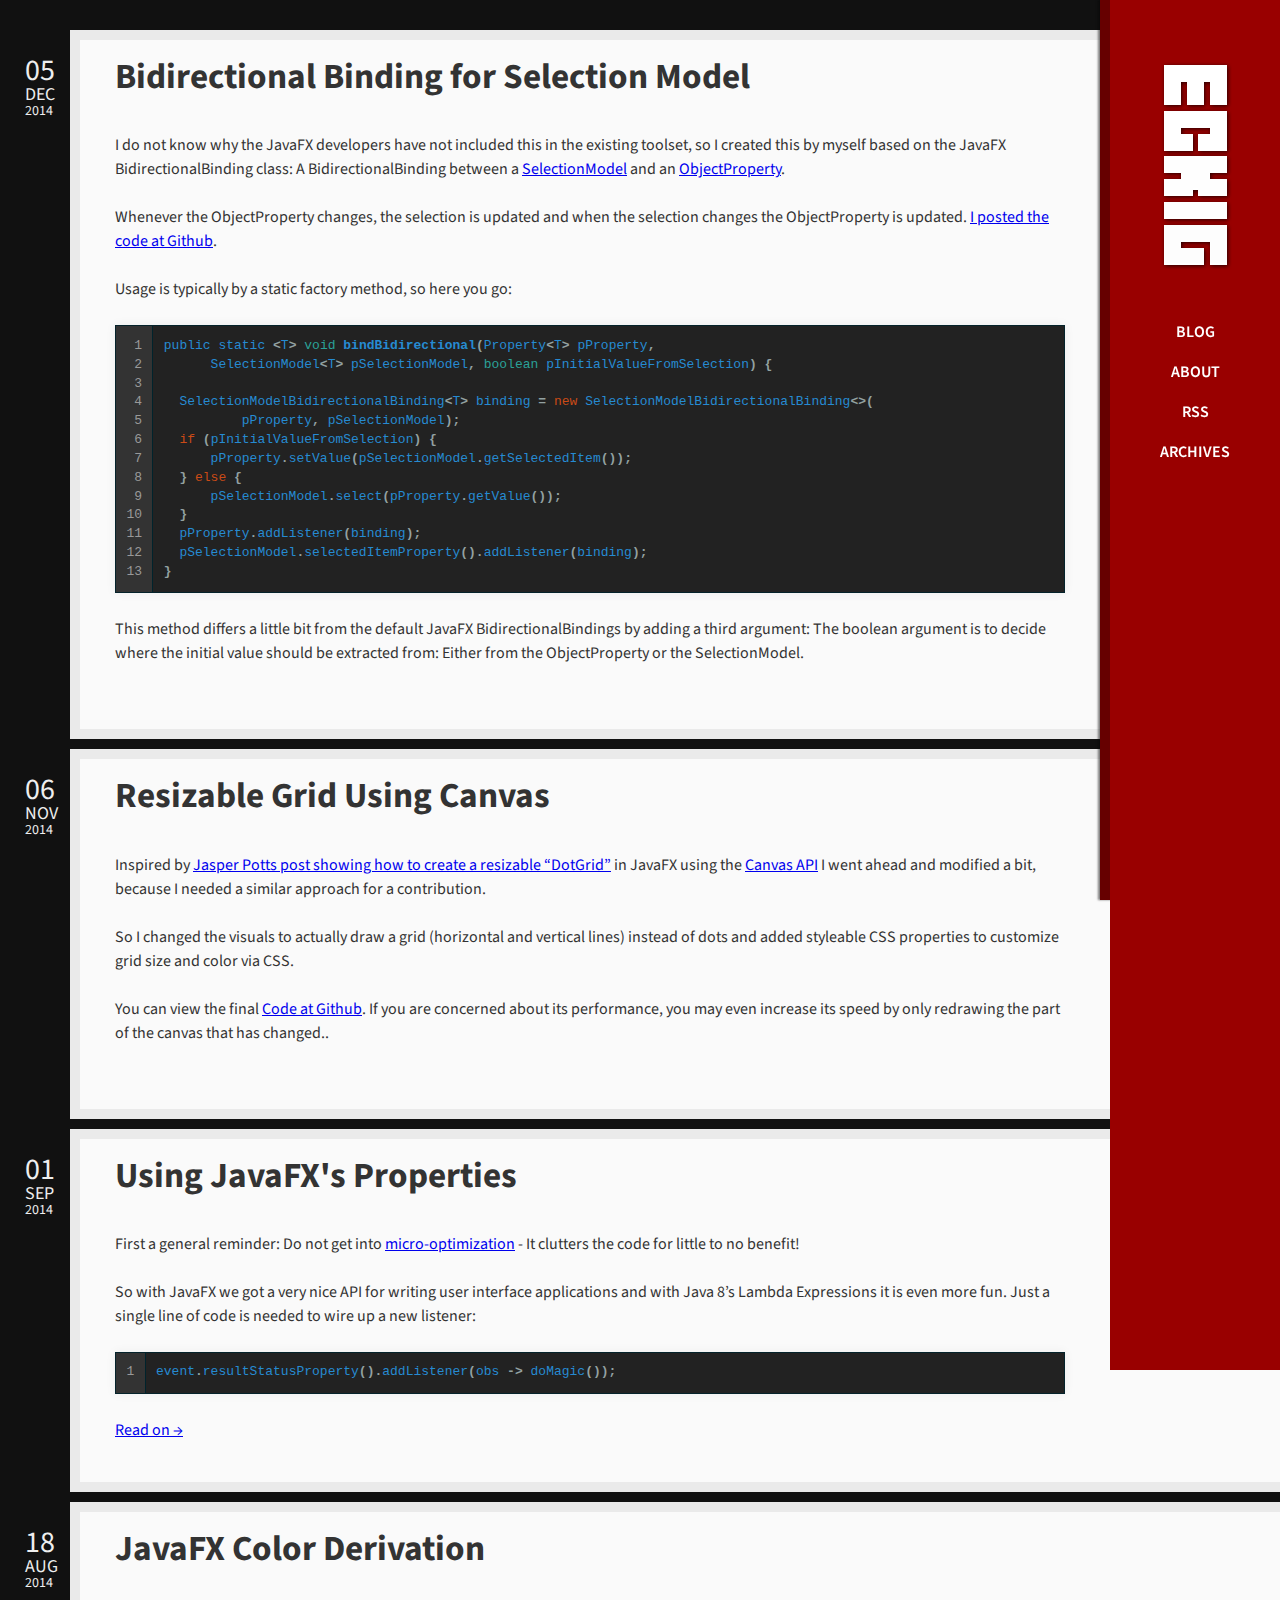
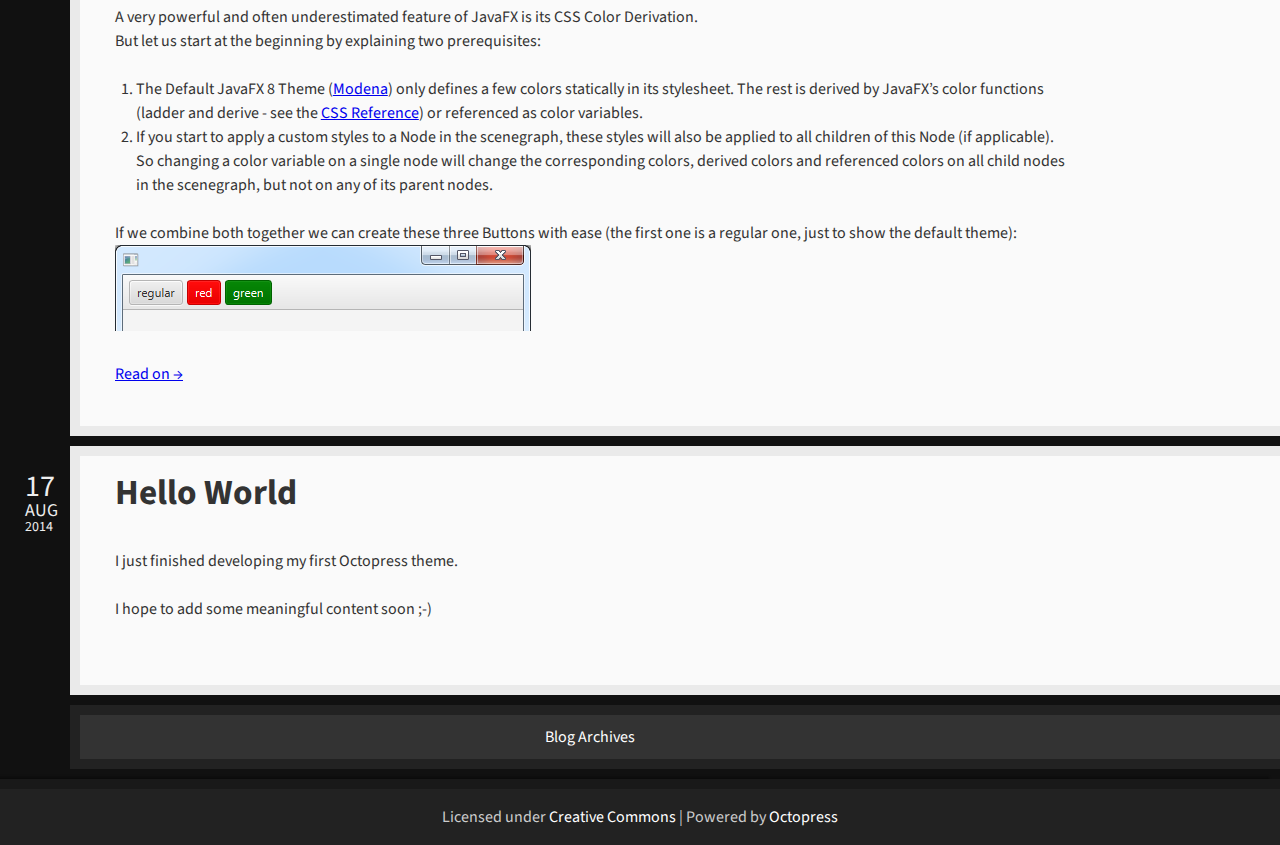
<file: index.html>
<!DOCTYPE html>
<!--            _    _        -->
<!--   ___  ___| | _(_) __ _  -->
<!--  / _ \/ __| |/ / |/ _` | -->
<!-- |  __/ (__|   <| | (_| | -->
<!--  \___|\___|_|\_\_|\__, | -->
<!--                   |___/  -->
<!--[if IEMobile 7 ]><html class="no-js iem7"><![endif]-->
<!--[if lt IE 9]><html class="no-js lte-ie8"><![endif]-->
<!--[if (gt IE 8)|(gt IEMobile 7)|!(IEMobile)|!(IE)]><!--><html class="no-js" lang="en"><!--<![endif]-->
<head>
  <meta charset="utf-8">
  <title>eckig</title>
  <meta name="viewport" content="width=device-width, initial-scale=1">

  
  <link rel="canonical" href="http://eckig.github.io">
  <link href="/favicon.png" rel="icon">
  <link href="//fonts.googleapis.com/css?family=Source+Sans+Pro:400,600" rel="stylesheet" type="text/css">
  <link href="/stylesheets/screen.css" media="screen, projection" rel="stylesheet" type="text/css">
  <link href="/atom.xml" rel="alternate" title="eckig" type="application/atom+xml">
  <script src="/javascripts/modernizr-2.0.js"></script>
  <script src="//ajax.googleapis.com/ajax/libs/jquery/1.9.1/jquery.min.js"></script>
  <script>!window.jQuery && document.write(unescape('%3Cscript src="./javascripts/libs/jquery.min.js"%3E%3C/script%3E'))</script>
  <script src="/javascripts/octopress.js" type="text/javascript"></script>
</head>

<body    class="collapse-sidebar sidebar-footer" >
  <header id="site-header" role="banner"><h1 class="title"><a href="/">eckig</a></h1>
<nav class="clearfix">
	<ul class="main-navigation">
  <li><a href="/">Blog</a></li>
  <li><a href="/about">About</a></li>
  <li><a href="/atom.xml" rel="subscribe-rss" title="subscribe via RSS">RSS</a></li>
  <li><a href="/blog/archives">Archives</a></li>
</ul>


</nav>
<div class="header-bottom"></div>
</header>
  <div id="content-wrapper">
	<div class="blog-index">
  
  
  
    <article class="post format-standard"><div class="inner">
      <header>
	
	  <h1 class="entry-title"><a href="/blog/2014/12/05/bidirectional-binding-for-selection-model/">Bidirectional Binding for Selection Model</a></h1>
	
</header>

  <p>I do not know why the JavaFX developers have not included this in the existing toolset, so I created this by myself based on the JavaFX BidirectionalBinding class: A BidirectionalBinding between a <a href="https://docs.oracle.com/javase/8/javafx/api/javafx/scene/control/SelectionModel.html">SelectionModel</a> and an <a href="https://docs.oracle.com/javase/8/javafx/api/javafx/beans/property/ObjectProperty.html">ObjectProperty</a>.</p>

<p>Whenever the ObjectProperty changes, the selection is updated and when the selection changes the ObjectProperty is updated. <a href="https://gist.github.com/eckig/03c6c2d6920c69b79ad4">I posted the code at Github</a>.</p>

<p>Usage is typically by a static factory method, so here you go:</p>

<figure class='code'><figcaption><span></span></figcaption><div class="highlight"><table><tr><td class="gutter"><pre class="line-numbers"><span class='line-number'>1</span>
<span class='line-number'>2</span>
<span class='line-number'>3</span>
<span class='line-number'>4</span>
<span class='line-number'>5</span>
<span class='line-number'>6</span>
<span class='line-number'>7</span>
<span class='line-number'>8</span>
<span class='line-number'>9</span>
<span class='line-number'>10</span>
<span class='line-number'>11</span>
<span class='line-number'>12</span>
<span class='line-number'>13</span>
</pre></td><td class='code'><pre><code class='java'><span class='line'><span class="kd">public</span> <span class="kd">static</span> <span class="o">&lt;</span><span class="n">T</span><span class="o">&gt;</span> <span class="kt">void</span> <span class="nf">bindBidirectional</span><span class="o">(</span><span class="n">Property</span><span class="o">&lt;</span><span class="n">T</span><span class="o">&gt;</span> <span class="n">pProperty</span><span class="o">,</span>
</span><span class='line'>      <span class="n">SelectionModel</span><span class="o">&lt;</span><span class="n">T</span><span class="o">&gt;</span> <span class="n">pSelectionModel</span><span class="o">,</span> <span class="kt">boolean</span> <span class="n">pInitialValueFromSelection</span><span class="o">)</span> <span class="o">{</span>
</span><span class='line'>
</span><span class='line'>  <span class="n">SelectionModelBidirectionalBinding</span><span class="o">&lt;</span><span class="n">T</span><span class="o">&gt;</span> <span class="n">binding</span> <span class="o">=</span> <span class="k">new</span> <span class="n">SelectionModelBidirectionalBinding</span><span class="o">&lt;&gt;(</span>
</span><span class='line'>          <span class="n">pProperty</span><span class="o">,</span> <span class="n">pSelectionModel</span><span class="o">);</span>
</span><span class='line'>  <span class="k">if</span> <span class="o">(</span><span class="n">pInitialValueFromSelection</span><span class="o">)</span> <span class="o">{</span>
</span><span class='line'>      <span class="n">pProperty</span><span class="o">.</span><span class="na">setValue</span><span class="o">(</span><span class="n">pSelectionModel</span><span class="o">.</span><span class="na">getSelectedItem</span><span class="o">());</span>
</span><span class='line'>  <span class="o">}</span> <span class="k">else</span> <span class="o">{</span>
</span><span class='line'>      <span class="n">pSelectionModel</span><span class="o">.</span><span class="na">select</span><span class="o">(</span><span class="n">pProperty</span><span class="o">.</span><span class="na">getValue</span><span class="o">());</span>
</span><span class='line'>  <span class="o">}</span>
</span><span class='line'>  <span class="n">pProperty</span><span class="o">.</span><span class="na">addListener</span><span class="o">(</span><span class="n">binding</span><span class="o">);</span>
</span><span class='line'>  <span class="n">pSelectionModel</span><span class="o">.</span><span class="na">selectedItemProperty</span><span class="o">().</span><span class="na">addListener</span><span class="o">(</span><span class="n">binding</span><span class="o">);</span>
</span><span class='line'><span class="o">}</span>
</span></code></pre></td></tr></table></div></figure>


<p></p>

<p>This method differs a little bit from the default JavaFX BidirectionalBindings by adding a third argument: The boolean argument is to decide where the initial value should be extracted from: Either from the ObjectProperty or the SelectionModel.</p>

  
    

	<time class='entry-date' datetime='2014-12-05T08:03:23+01:00'>
	  <span class='date'>
		<span class='date-day'>05</span>
		<span class='date-month'>Dec</span>
		<span class='date-year'>2014</span>
	  </span>
	</time>


  
  
  
  


    </div></article>
  
  
    <article class="post format-standard"><div class="inner">
      <header>
	
	  <h1 class="entry-title"><a href="/blog/2014/11/06/resizable-grid-using-canvas/">Resizable Grid Using Canvas</a></h1>
	
</header>

  <p>Inspired by <a href="http://fxexperience.com/2014/05/resizable-grid-using-canvas/">Jasper Potts post showing how to create a resizable &ldquo;DotGrid&rdquo;</a> in JavaFX using the <a href="http://docs.oracle.com/javase/8/javafx/api/javafx/scene/canvas/Canvas.html">Canvas API</a> I went ahead and modified a bit, because I needed a similar approach for a contribution.</p>

<p>So I changed the visuals to actually draw a grid (horizontal and vertical lines) instead of dots and added styleable CSS properties to customize grid size and color via CSS.</p>

<p>You can view the final <a href="https://gist.github.com/eckig/176b7c2a10048bb71f43">Code at Github</a>.
If you are concerned about its performance, you may even increase its speed by only redrawing the part of the canvas that has changed..</p>

  
    

	<time class='entry-date' datetime='2014-11-06T18:38:10+01:00'>
	  <span class='date'>
		<span class='date-day'>06</span>
		<span class='date-month'>Nov</span>
		<span class='date-year'>2014</span>
	  </span>
	</time>


  
  
  
  


    </div></article>
  
  
    <article class="post format-standard"><div class="inner">
      <header>
	
	  <h1 class="entry-title"><a href="/blog/2014/09/01/using-javafxs-properties/">Using JavaFX's Properties</a></h1>
	
</header>

  <p>First a general reminder: Do not get into <a href="http://blog.codinghorror.com/the-sad-tragedy-of-micro-optimization-theater/">micro-optimization</a> - It clutters the code for little to no benefit!</p>

<p>So with JavaFX we got a very nice API for writing user interface applications and with Java 8&rsquo;s Lambda Expressions it is even more fun. Just a single line of code is needed to wire up a new listener:</p>

<figure class='code'><figcaption><span></span></figcaption><div class="highlight"><table><tr><td class="gutter"><pre class="line-numbers"><span class='line-number'>1</span>
</pre></td><td class='code'><pre><code class='java'><span class='line'><span class="n">event</span><span class="o">.</span><span class="na">resultStatusProperty</span><span class="o">().</span><span class="na">addListener</span><span class="o">(</span><span class="n">obs</span> <span class="o">-&gt;</span> <span class="n">doMagic</span><span class="o">());</span>
</span></code></pre></td></tr></table></div></figure>


<p></p>


  
    

	<time class='entry-date' datetime='2014-09-01T19:48:48+02:00'>
	  <span class='date'>
		<span class='date-day'>01</span>
		<span class='date-month'>Sep</span>
		<span class='date-year'>2014</span>
	  </span>
	</time>


  
  
  
  
	<footer>
	  <a rel="full-article" href="/blog/2014/09/01/using-javafxs-properties/">Read on &rarr;</a>
	</footer>
  


    </div></article>
  
  
    <article class="post format-standard"><div class="inner">
      <header>
	
	  <h1 class="entry-title"><a href="/blog/2014/08/18/javafx-color-derivation/">JavaFX Color Derivation</a></h1>
	
</header>

  <p>A very powerful and often underestimated feature of JavaFX is its CSS Color Derivation.<br/>
But let us start at the beginning by explaining two prerequisites:</p>

<ol>
<li>The Default JavaFX 8 Theme (<a href="http://fxexperience.com/2013/01/modena-new-theme-for-javafx-8/">Modena</a>) only defines a few colors statically in its stylesheet. The rest is derived by JavaFX&rsquo;s color functions (ladder and derive - see the <a href="http://docs.oracle.com/javase/8/javafx/api/javafx/scene/doc-files/cssref.html#typecolor">CSS Reference</a>) or referenced as color variables.</li>
<li>If you start to apply a custom styles to a Node in the scenegraph, these styles will also be applied to all children of this Node (if applicable). So changing a color variable on a single node will change the corresponding colors, derived colors and referenced colors on all child nodes in the scenegraph, but not on any of its parent nodes.</li>
</ol>


<p>If we combine both together we can create these three Buttons with ease (the first one is a regular one, just to show the default theme):<br/>
<img src="/assets/images/javafx-color-derivation-screenshot-1.png" alt="Java FX Color derivation example" /></p>


  
    

	<time class='entry-date' datetime='2014-08-18T18:35:51+02:00'>
	  <span class='date'>
		<span class='date-day'>18</span>
		<span class='date-month'>Aug</span>
		<span class='date-year'>2014</span>
	  </span>
	</time>


  
  
  
  
	<footer>
	  <a rel="full-article" href="/blog/2014/08/18/javafx-color-derivation/">Read on &rarr;</a>
	</footer>
  


    </div></article>
  
  
    <article class="post format-standard"><div class="inner">
      <header>
	
	  <h1 class="entry-title"><a href="/blog/2014/08/17/hello-world/">Hello World</a></h1>
	
</header>

  <p>I just finished developing my first Octopress theme.</p>

<p>I hope to add some meaningful content soon ;-)</p>

  
    

	<time class='entry-date' datetime='2014-08-17T15:31:03+02:00'>
	  <span class='date'>
		<span class='date-day'>17</span>
		<span class='date-month'>Aug</span>
		<span class='date-year'>2014</span>
	  </span>
	</time>


  
  
  
  


    </div></article>
  
  <div class="pagination"><div class="inner">
    
    <a href="/blog/archives">Blog Archives</a>
    
  </div></div>
</div>

  </div>
  <footer id="footer" role="contentinfo"><div class="inner">
	<p>Licensed under <a rel="license" href="http://creativecommons.org/licenses/by-sa/4.0/">Creative Commons</a> | <span class="credit">Powered by <a href="http://octopress.org">Octopress</a></span></p>
</div></footer>
  

<script type="text/javascript">
      var disqus_shortname = 'eckig';
      
        
        var disqus_script = 'count.js';
      
    (function () {
      var dsq = document.createElement('script'); dsq.type = 'text/javascript'; dsq.async = true;
      dsq.src = '//' + disqus_shortname + '.disqus.com/' + disqus_script;
      (document.getElementsByTagName('head')[0] || document.getElementsByTagName('body')[0]).appendChild(dsq);
    }());
</script>



</body>
</html>
</file>
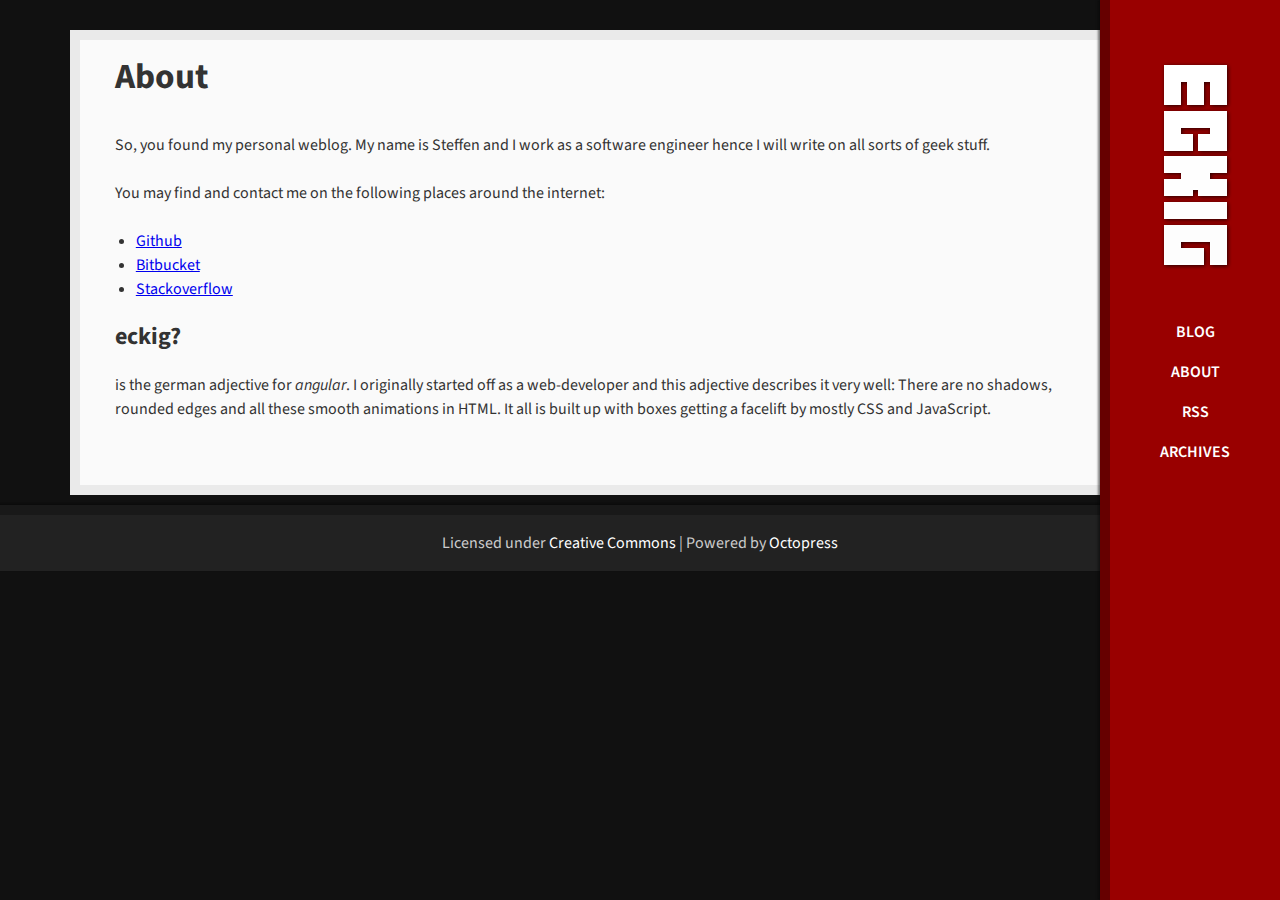
<file: about/index.html>
<!DOCTYPE html>
<!--            _    _        -->
<!--   ___  ___| | _(_) __ _  -->
<!--  / _ \/ __| |/ / |/ _` | -->
<!-- |  __/ (__|   <| | (_| | -->
<!--  \___|\___|_|\_\_|\__, | -->
<!--                   |___/  -->
<!--[if IEMobile 7 ]><html class="no-js iem7"><![endif]-->
<!--[if lt IE 9]><html class="no-js lte-ie8"><![endif]-->
<!--[if (gt IE 8)|(gt IEMobile 7)|!(IEMobile)|!(IE)]><!--><html class="no-js" lang="en"><!--<![endif]-->
<head>
  <meta charset="utf-8">
  <title>About - eckig</title>
  <meta name="viewport" content="width=device-width, initial-scale=1">

  
  <link rel="canonical" href="http://eckig.github.io/about">
  <link href="/favicon.png" rel="icon">
  <link href="//fonts.googleapis.com/css?family=Source+Sans+Pro:400,600" rel="stylesheet" type="text/css">
  <link href="/stylesheets/screen.css" media="screen, projection" rel="stylesheet" type="text/css">
  <link href="/atom.xml" rel="alternate" title="eckig" type="application/atom+xml">
  <script src="/javascripts/modernizr-2.0.js"></script>
  <script src="//ajax.googleapis.com/ajax/libs/jquery/1.9.1/jquery.min.js"></script>
  <script>!window.jQuery && document.write(unescape('%3Cscript src="./javascripts/libs/jquery.min.js"%3E%3C/script%3E'))</script>
  <script src="/javascripts/octopress.js" type="text/javascript"></script>
</head>

<body    class="collapse-sidebar sidebar-footer" >
  <header id="site-header" role="banner"><h1 class="title"><a href="/">eckig</a></h1>
<nav class="clearfix">
	<ul class="main-navigation">
  <li><a href="/">Blog</a></li>
  <li><a href="/about">About</a></li>
  <li><a href="/atom.xml" rel="subscribe-rss" title="subscribe via RSS">RSS</a></li>
  <li><a href="/blog/archives">Archives</a></li>
</ul>


</nav>
<div class="header-bottom"></div>
</header>
  <div id="content-wrapper">
	<article class="post format-standard" role="article"><div class="inner">
	<header>
	  <h1 class="entry-title">About</h1>
	</header>
	<div class="entry-content"><p>So, you found my personal weblog. My name is Steffen and I work as a software engineer hence I will write on all sorts of geek stuff.</p>

<p>You may find and contact me on the following places around the internet:</p>

<ul>
<li><a href="https://github.com/eckig">Github</a></li>
<li><a href="https://bitbucket.org/eckig/">Bitbucket</a></li>
<li><a href="http://stackoverflow.com/users/4219144/eckig">Stackoverflow</a></li>
</ul>


<h2>eckig?</h2>

<p>is the german adjective for <em>angular</em>. I originally started off as a web-developer and this adjective describes it very well: There are no shadows, rounded edges and all these smooth animations in HTML. It all is built up with boxes getting a facelift by mostly CSS and JavaScript.</p>
</div>
</div></article>


  </div>
  <footer id="footer" role="contentinfo"><div class="inner">
	<p>Licensed under <a rel="license" href="http://creativecommons.org/licenses/by-sa/4.0/">Creative Commons</a> | <span class="credit">Powered by <a href="http://octopress.org">Octopress</a></span></p>
</div></footer>
  



</body>
</html>
</file>
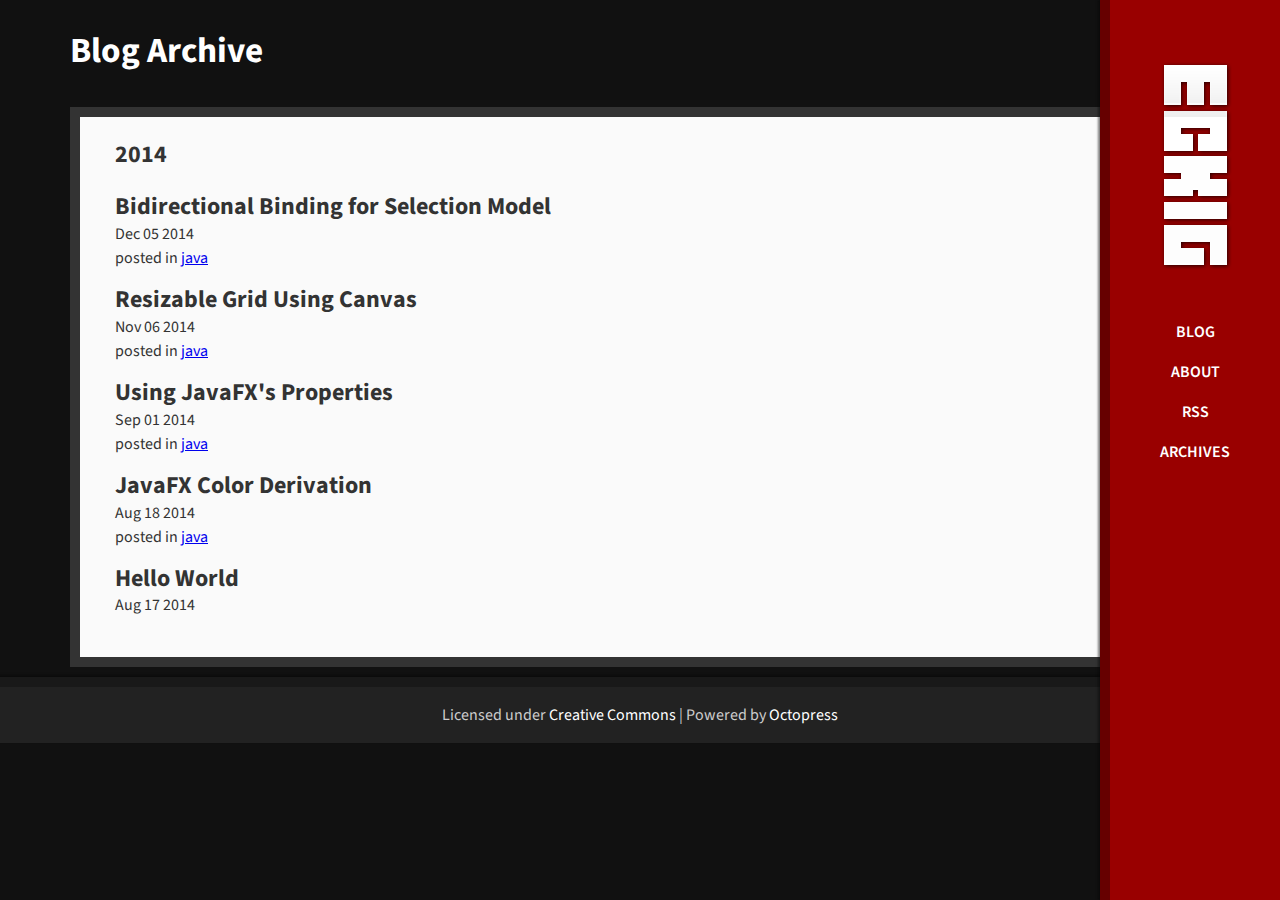
<file: blog/archives/index.html>
<!DOCTYPE html>
<!--            _    _        -->
<!--   ___  ___| | _(_) __ _  -->
<!--  / _ \/ __| |/ / |/ _` | -->
<!-- |  __/ (__|   <| | (_| | -->
<!--  \___|\___|_|\_\_|\__, | -->
<!--                   |___/  -->
<!--[if IEMobile 7 ]><html class="no-js iem7"><![endif]-->
<!--[if lt IE 9]><html class="no-js lte-ie8"><![endif]-->
<!--[if (gt IE 8)|(gt IEMobile 7)|!(IEMobile)|!(IE)]><!--><html class="no-js" lang="en"><!--<![endif]-->
<head>
  <meta charset="utf-8">
  <title>Blog Archive - eckig</title>
  <meta name="viewport" content="width=device-width, initial-scale=1">

  
  <link rel="canonical" href="http://eckig.github.io/blog/archives">
  <link href="/favicon.png" rel="icon">
  <link href="//fonts.googleapis.com/css?family=Source+Sans+Pro:400,600" rel="stylesheet" type="text/css">
  <link href="/stylesheets/screen.css" media="screen, projection" rel="stylesheet" type="text/css">
  <link href="/atom.xml" rel="alternate" title="eckig" type="application/atom+xml">
  <script src="/javascripts/modernizr-2.0.js"></script>
  <script src="//ajax.googleapis.com/ajax/libs/jquery/1.9.1/jquery.min.js"></script>
  <script>!window.jQuery && document.write(unescape('%3Cscript src="./javascripts/libs/jquery.min.js"%3E%3C/script%3E'))</script>
  <script src="/javascripts/octopress.js" type="text/javascript"></script>
</head>

<body    class="collapse-sidebar sidebar-footer" >
  <header id="site-header" role="banner"><h1 class="title"><a href="/">eckig</a></h1>
<nav class="clearfix">
	<ul class="main-navigation">
  <li><a href="/">Blog</a></li>
  <li><a href="/about">About</a></li>
  <li><a href="/atom.xml" rel="subscribe-rss" title="subscribe via RSS">RSS</a></li>
  <li><a href="/blog/archives">Archives</a></li>
</ul>


</nav>
<div class="header-bottom"></div>
</header>
  <div id="content-wrapper">
	<h1 id="blog-archives" class="entry-title">Blog Archive</h1>
<div id="blog-archives">

	
	
	  <article class="post"><div class="inner format-standard">
	  
	  <h2 class="archive-year">2014</h2>
	
	<article>
	  
<h1><a href="/blog/2014/12/05/bidirectional-binding-for-selection-model/">Bidirectional Binding for Selection Model</a></h1>
<time datetime="2014-12-05T08:03:23+01:00" pubdate><span class='month'>Dec</span> <span class='day'>05</span> <span class='year'>2014</span></time>

<footer>
  <span class="categories">posted in <a class='category' href='/blog/categories/java/'>java</a></span>
</footer>


	</article>

	
	
	
	<article>
	  
<h1><a href="/blog/2014/11/06/resizable-grid-using-canvas/">Resizable Grid Using Canvas</a></h1>
<time datetime="2014-11-06T18:38:10+01:00" pubdate><span class='month'>Nov</span> <span class='day'>06</span> <span class='year'>2014</span></time>

<footer>
  <span class="categories">posted in <a class='category' href='/blog/categories/java/'>java</a></span>
</footer>


	</article>

	
	
	
	<article>
	  
<h1><a href="/blog/2014/09/01/using-javafxs-properties/">Using JavaFX's Properties</a></h1>
<time datetime="2014-09-01T19:48:48+02:00" pubdate><span class='month'>Sep</span> <span class='day'>01</span> <span class='year'>2014</span></time>

<footer>
  <span class="categories">posted in <a class='category' href='/blog/categories/java/'>java</a></span>
</footer>


	</article>

	
	
	
	<article>
	  
<h1><a href="/blog/2014/08/18/javafx-color-derivation/">JavaFX Color Derivation</a></h1>
<time datetime="2014-08-18T18:35:51+02:00" pubdate><span class='month'>Aug</span> <span class='day'>18</span> <span class='year'>2014</span></time>

<footer>
  <span class="categories">posted in <a class='category' href='/blog/categories/java/'>java</a></span>
</footer>


	</article>

	
	
	
	<article>
	  
<h1><a href="/blog/2014/08/17/hello-world/">Hello World</a></h1>
<time datetime="2014-08-17T15:31:03+02:00" pubdate><span class='month'>Aug</span> <span class='day'>17</span> <span class='year'>2014</span></time>


	</article>

</div></article>
</div>



  </div>
  <footer id="footer" role="contentinfo"><div class="inner">
	<p>Licensed under <a rel="license" href="http://creativecommons.org/licenses/by-sa/4.0/">Creative Commons</a> | <span class="credit">Powered by <a href="http://octopress.org">Octopress</a></span></p>
</div></footer>
  

<script type="text/javascript">
      var disqus_shortname = 'eckig';
      
        
        var disqus_script = 'count.js';
      
    (function () {
      var dsq = document.createElement('script'); dsq.type = 'text/javascript'; dsq.async = true;
      dsq.src = '//' + disqus_shortname + '.disqus.com/' + disqus_script;
      (document.getElementsByTagName('head')[0] || document.getElementsByTagName('body')[0]).appendChild(dsq);
    }());
</script>



</body>
</html>
</file>
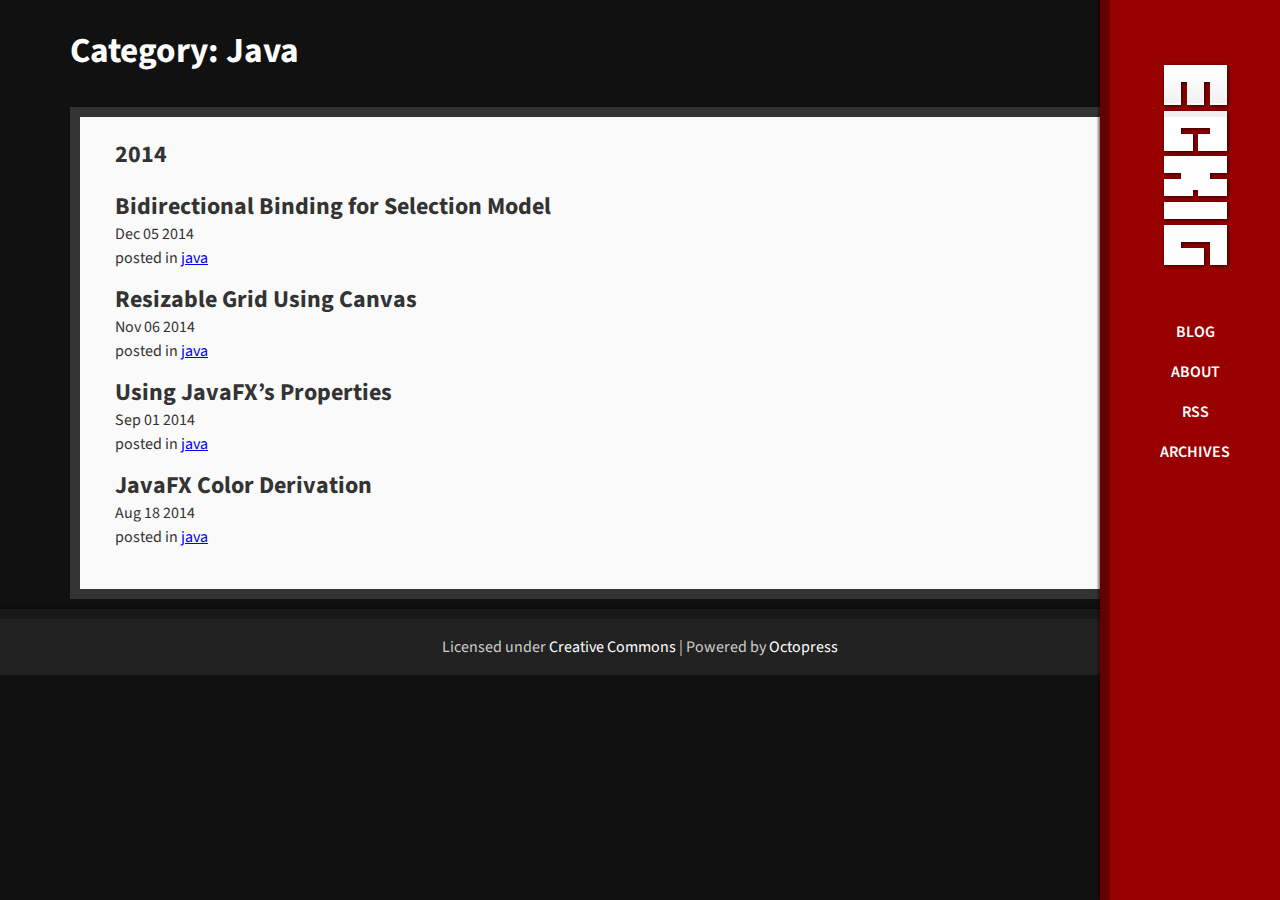
<file: blog/categories/java/index.html>
<!DOCTYPE html>
<!--            _    _        -->
<!--   ___  ___| | _(_) __ _  -->
<!--  / _ \/ __| |/ / |/ _` | -->
<!-- |  __/ (__|   <| | (_| | -->
<!--  \___|\___|_|\_\_|\__, | -->
<!--                   |___/  -->
<!--[if IEMobile 7 ]><html class="no-js iem7"><![endif]-->
<!--[if lt IE 9]><html class="no-js lte-ie8"><![endif]-->
<!--[if (gt IE 8)|(gt IEMobile 7)|!(IEMobile)|!(IE)]><!--><html class="no-js" lang="en"><!--<![endif]-->
<head>
  <meta charset="utf-8">
  <title>Category: Java - eckig</title>
  <meta name="viewport" content="width=device-width, initial-scale=1">

  
  <link rel="canonical" href="http://eckig.github.io/blog/categories/java">
  <link href="/favicon.png" rel="icon">
  <link href="//fonts.googleapis.com/css?family=Source+Sans+Pro:400,600" rel="stylesheet" type="text/css">
  <link href="/stylesheets/screen.css" media="screen, projection" rel="stylesheet" type="text/css">
  <link href="/atom.xml" rel="alternate" title="eckig" type="application/atom+xml">
  <script src="/javascripts/modernizr-2.0.js"></script>
  <script src="//ajax.googleapis.com/ajax/libs/jquery/1.9.1/jquery.min.js"></script>
  <script>!window.jQuery && document.write(unescape('%3Cscript src="./javascripts/libs/jquery.min.js"%3E%3C/script%3E'))</script>
  <script src="/javascripts/octopress.js" type="text/javascript"></script>
</head>

<body    class="collapse-sidebar sidebar-footer" >
  <header id="site-header" role="banner"><h1 class="title"><a href="/">eckig</a></h1>
<nav class="clearfix">
	<ul class="main-navigation">
  <li><a href="/">Blog</a></li>
  <li><a href="/about">About</a></li>
  <li><a href="/atom.xml" rel="subscribe-rss" title="subscribe via RSS">RSS</a></li>
  <li><a href="/blog/archives">Archives</a></li>
</ul>


</nav>
<div class="header-bottom"></div>
</header>
  <div id="content-wrapper">
	<h1 id="blog-archives" class="entry-title">Category: Java</h1>
<div id="blog-archives" class="category">

	
	
	  <article class="post"><div class="inner format-standard">
	  
	  <h2 class="archive-year">2014</h2>
	
	<article>
	  
<h1><a href="/blog/2014/12/05/bidirectional-binding-for-selection-model/">Bidirectional Binding for Selection Model</a></h1>
<time datetime="2014-12-05T08:03:23+01:00" pubdate><span class='month'>Dec</span> <span class='day'>05</span> <span class='year'>2014</span></time>

<footer>
  <span class="categories">posted in <a class='category' href='/blog/categories/java/'>java</a></span>
</footer>


	</article>

	
	
	
	<article>
	  
<h1><a href="/blog/2014/11/06/resizable-grid-using-canvas/">Resizable Grid Using Canvas</a></h1>
<time datetime="2014-11-06T18:38:10+01:00" pubdate><span class='month'>Nov</span> <span class='day'>06</span> <span class='year'>2014</span></time>

<footer>
  <span class="categories">posted in <a class='category' href='/blog/categories/java/'>java</a></span>
</footer>


	</article>

	
	
	
	<article>
	  
<h1><a href="/blog/2014/09/01/using-javafxs-properties/">Using JavaFX&#8217;s Properties</a></h1>
<time datetime="2014-09-01T19:48:48+02:00" pubdate><span class='month'>Sep</span> <span class='day'>01</span> <span class='year'>2014</span></time>

<footer>
  <span class="categories">posted in <a class='category' href='/blog/categories/java/'>java</a></span>
</footer>


	</article>

	
	
	
	<article>
	  
<h1><a href="/blog/2014/08/18/javafx-color-derivation/">JavaFX Color Derivation</a></h1>
<time datetime="2014-08-18T18:35:51+02:00" pubdate><span class='month'>Aug</span> <span class='day'>18</span> <span class='year'>2014</span></time>

<footer>
  <span class="categories">posted in <a class='category' href='/blog/categories/java/'>java</a></span>
</footer>


	</article>

</div></article>
</div>



  </div>
  <footer id="footer" role="contentinfo"><div class="inner">
	<p>Licensed under <a rel="license" href="http://creativecommons.org/licenses/by-sa/4.0/">Creative Commons</a> | <span class="credit">Powered by <a href="http://octopress.org">Octopress</a></span></p>
</div></footer>
  

<script type="text/javascript">
      var disqus_shortname = 'eckig';
      
        
        var disqus_script = 'count.js';
      
    (function () {
      var dsq = document.createElement('script'); dsq.type = 'text/javascript'; dsq.async = true;
      dsq.src = '//' + disqus_shortname + '.disqus.com/' + disqus_script;
      (document.getElementsByTagName('head')[0] || document.getElementsByTagName('body')[0]).appendChild(dsq);
    }());
</script>



</body>
</html>
</file>
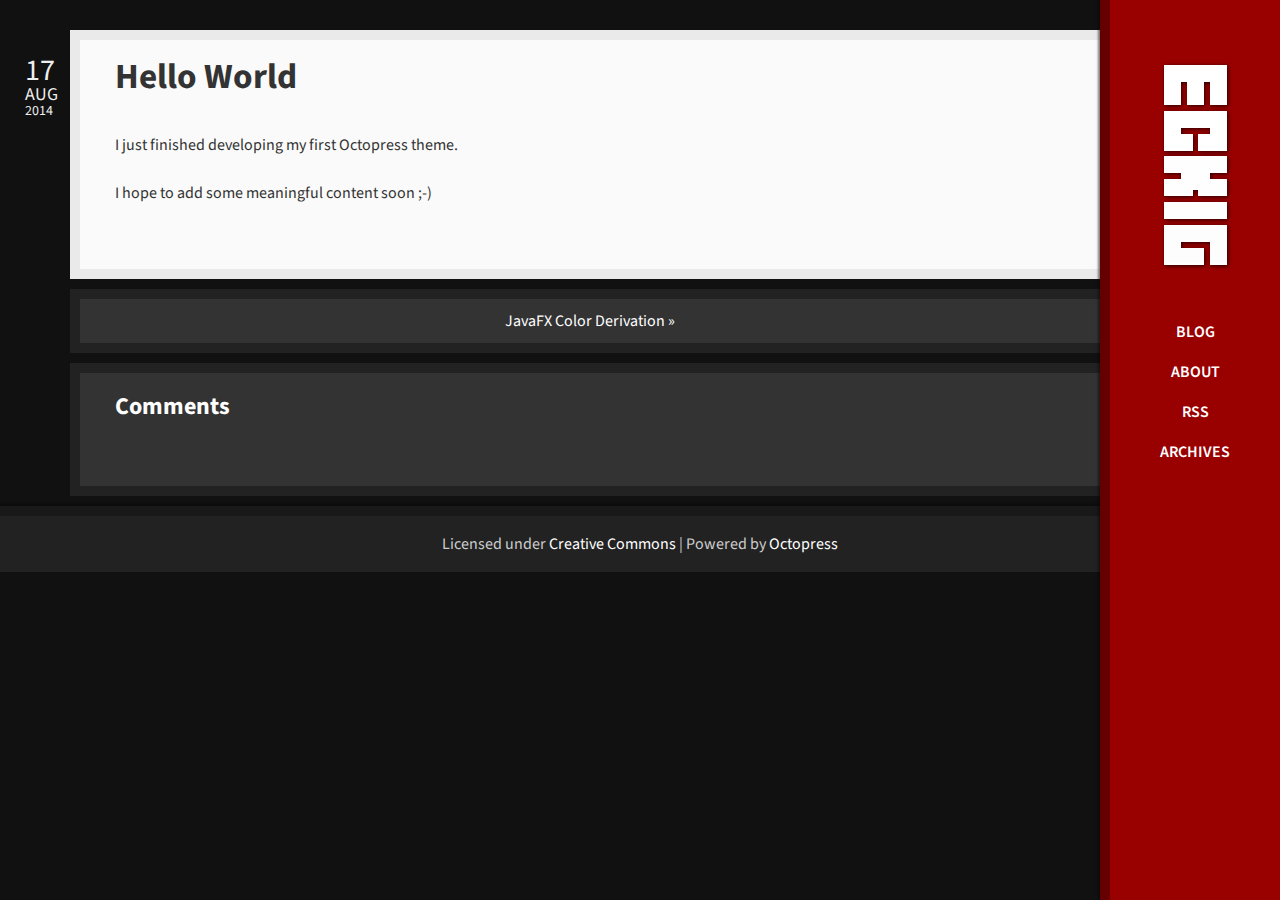
<file: blog/2014/08/17/hello-world/index.html>
<!DOCTYPE html>
<!--            _    _        -->
<!--   ___  ___| | _(_) __ _  -->
<!--  / _ \/ __| |/ / |/ _` | -->
<!-- |  __/ (__|   <| | (_| | -->
<!--  \___|\___|_|\_\_|\__, | -->
<!--                   |___/  -->
<!--[if IEMobile 7 ]><html class="no-js iem7"><![endif]-->
<!--[if lt IE 9]><html class="no-js lte-ie8"><![endif]-->
<!--[if (gt IE 8)|(gt IEMobile 7)|!(IEMobile)|!(IE)]><!--><html class="no-js" lang="en"><!--<![endif]-->
<head>
  <meta charset="utf-8">
  <title>Hello World - eckig</title>
  <meta name="viewport" content="width=device-width, initial-scale=1">

  
  <link rel="canonical" href="http://eckig.github.io/blog/2014/08/17/hello-world">
  <link href="/favicon.png" rel="icon">
  <link href="//fonts.googleapis.com/css?family=Source+Sans+Pro:400,600" rel="stylesheet" type="text/css">
  <link href="/stylesheets/screen.css" media="screen, projection" rel="stylesheet" type="text/css">
  <link href="/atom.xml" rel="alternate" title="eckig" type="application/atom+xml">
  <script src="/javascripts/modernizr-2.0.js"></script>
  <script src="//ajax.googleapis.com/ajax/libs/jquery/1.9.1/jquery.min.js"></script>
  <script>!window.jQuery && document.write(unescape('%3Cscript src="./javascripts/libs/jquery.min.js"%3E%3C/script%3E'))</script>
  <script src="/javascripts/octopress.js" type="text/javascript"></script>
</head>

<body    class="collapse-sidebar sidebar-footer" >
  <header id="site-header" role="banner"><h1 class="title"><a href="/">eckig</a></h1>
<nav class="clearfix">
	<ul class="main-navigation">
  <li><a href="/">Blog</a></li>
  <li><a href="/about">About</a></li>
  <li><a href="/atom.xml" rel="subscribe-rss" title="subscribe via RSS">RSS</a></li>
  <li><a href="/blog/archives">Archives</a></li>
</ul>


</nav>
<div class="header-bottom"></div>
</header>
  <div id="content-wrapper">
	<article class="post format-standard" role="article"><div class="inner">
  <header>
	
	  <h1 class="entry-title">Hello World</h1>
	
</header>

<div class="entry-content"><p>I just finished developing my first Octopress theme.</p>

<p>I hope to add some meaningful content soon ;-)</p>
</div>


  
	<time class='entry-date' datetime='2014-08-17T15:31:03+02:00'>
	  <span class='date'>
		<span class='date-day'>17</span>
		<span class='date-month'>Aug</span>
		<span class='date-year'>2014</span>
	  </span>
	</time>



</div></article>

<div class="pagination"><div class="inner">
	  
      
        <a class="basic-alignment right" href="/blog/2014/08/18/javafx-color-derivation/" title="Next Post: JavaFX Color Derivation">JavaFX Color Derivation &raquo;</a>
      
</div></div>


  <section id="comments">
	<div class="inner">
		<h1>Comments</h1>
		<div id="disqus_thread" aria-live="polite"><noscript>Please enable JavaScript to view the <a href="http://disqus.com/?ref_noscript">comments powered by Disqus.</a></noscript>
</div>
	</div>
  </section>



  </div>
  <footer id="footer" role="contentinfo"><div class="inner">
	<p>Licensed under <a rel="license" href="http://creativecommons.org/licenses/by-sa/4.0/">Creative Commons</a> | <span class="credit">Powered by <a href="http://octopress.org">Octopress</a></span></p>
</div></footer>
  

<script type="text/javascript">
      var disqus_shortname = 'eckig';
      
        
        // var disqus_developer = 1;
        var disqus_identifier = 'http://eckig.github.io/blog/2014/08/17/hello-world/';
        var disqus_url = 'http://eckig.github.io/blog/2014/08/17/hello-world/';
        var disqus_script = 'embed.js';
      
    (function () {
      var dsq = document.createElement('script'); dsq.type = 'text/javascript'; dsq.async = true;
      dsq.src = '//' + disqus_shortname + '.disqus.com/' + disqus_script;
      (document.getElementsByTagName('head')[0] || document.getElementsByTagName('body')[0]).appendChild(dsq);
    }());
</script>



</body>
</html>
</file>
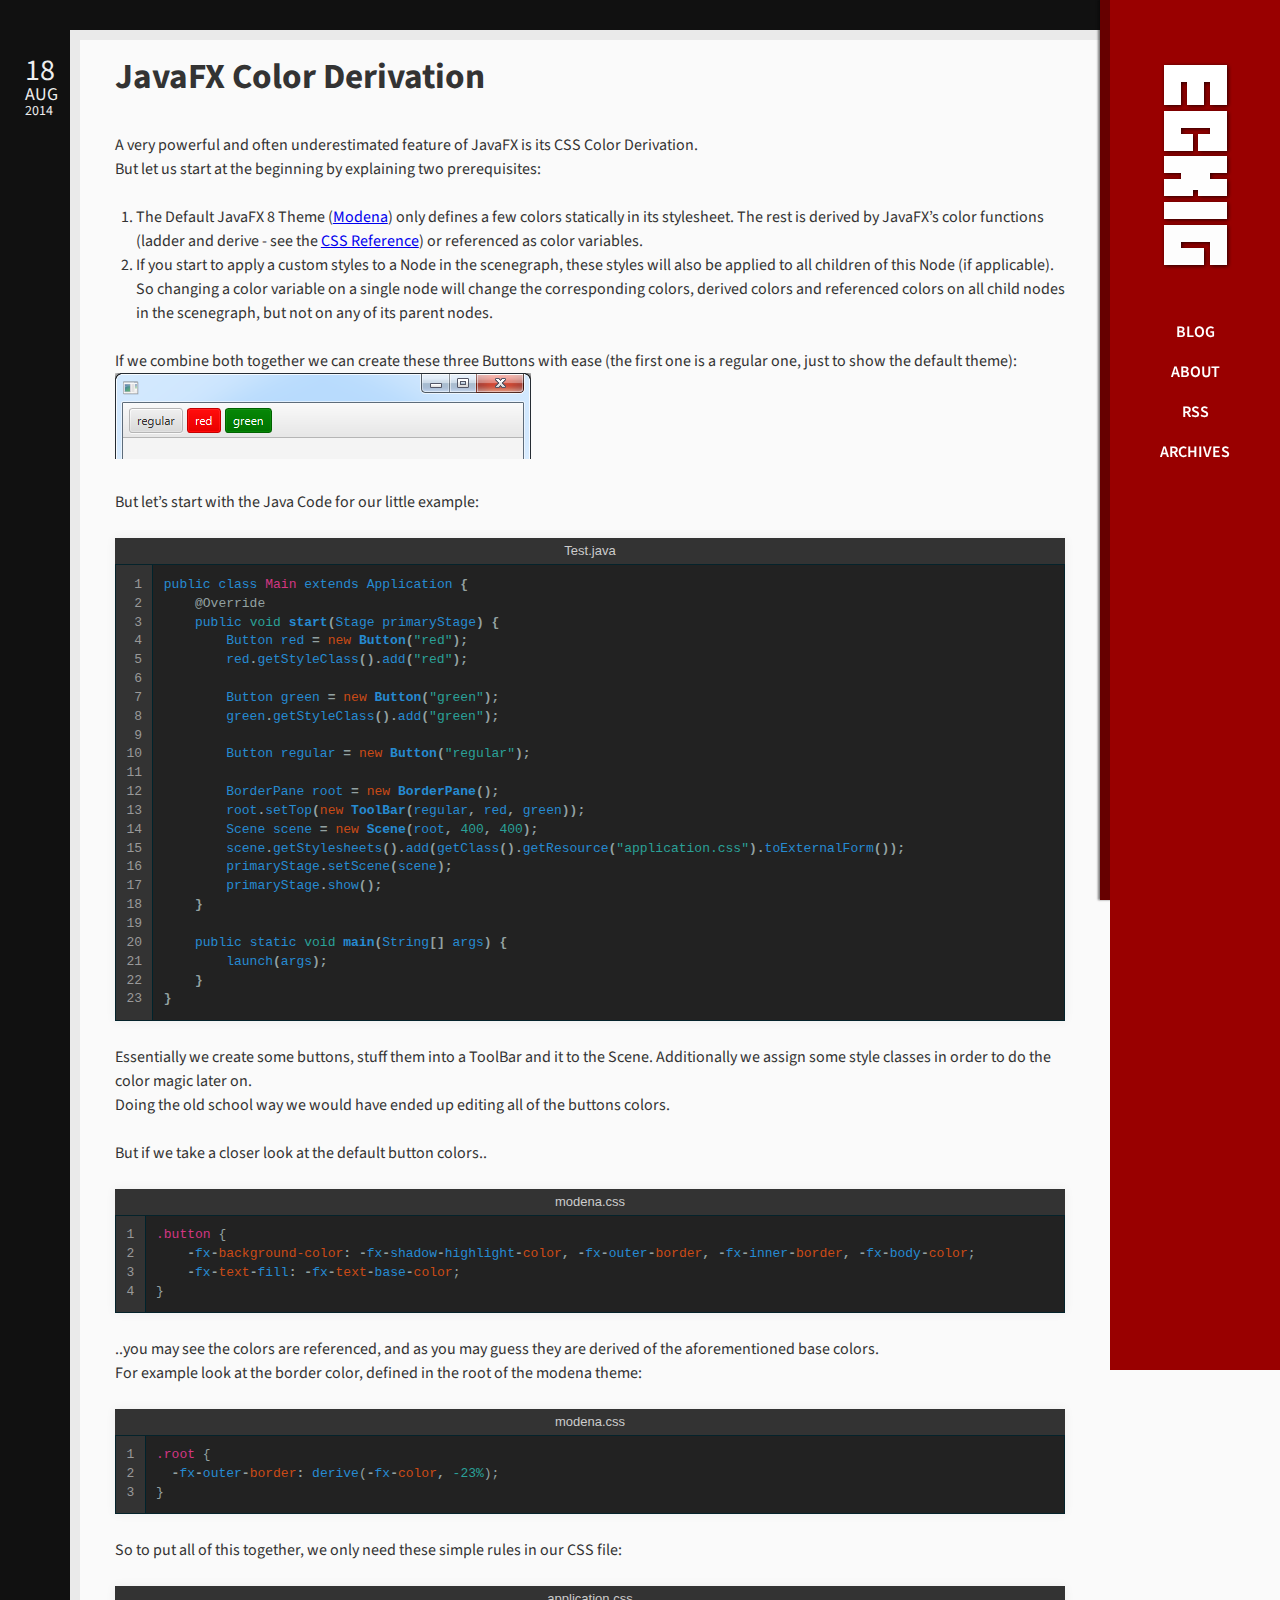
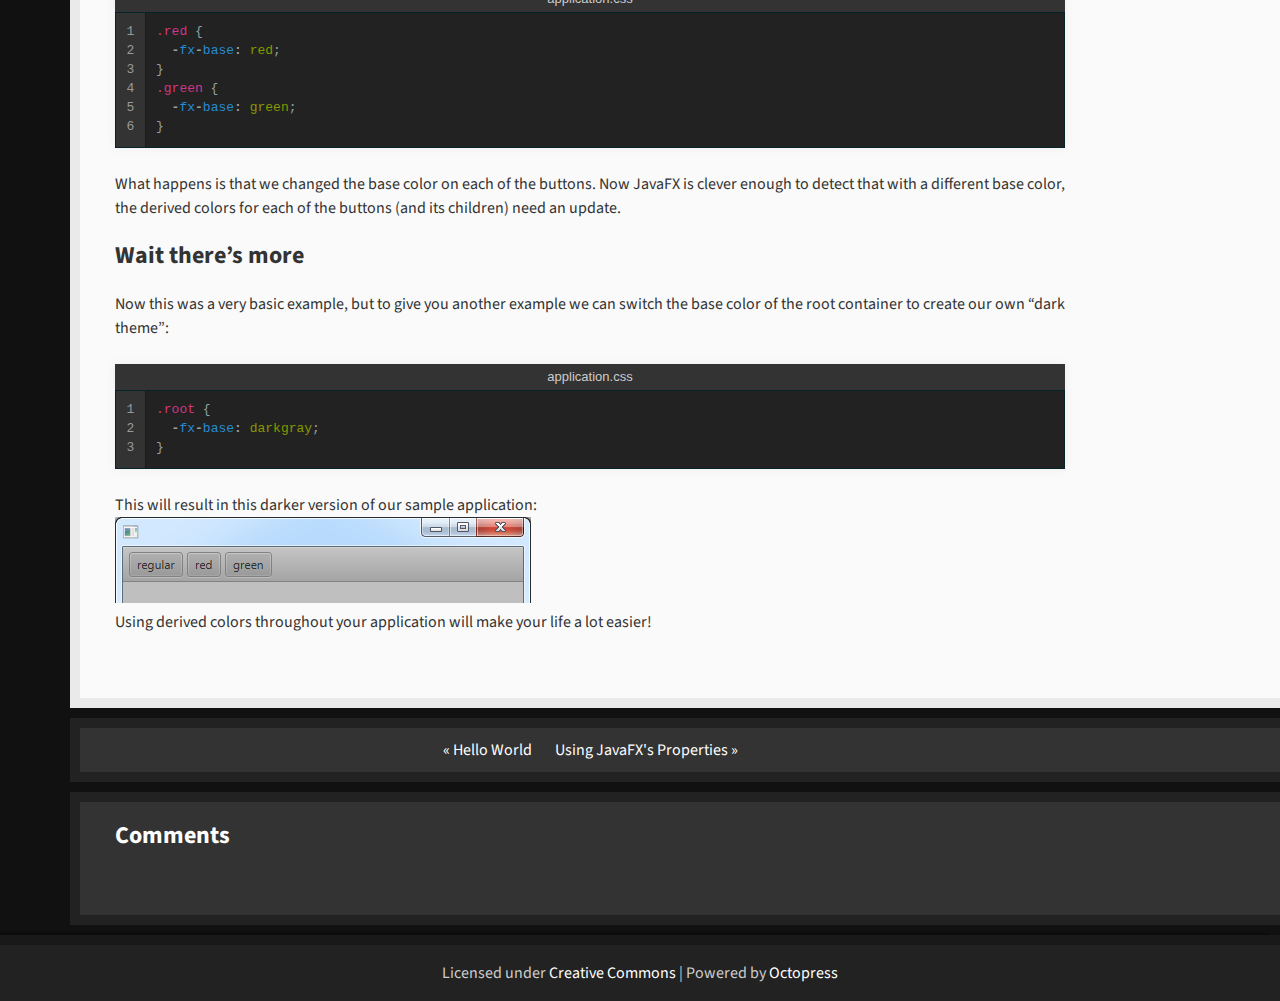
<file: blog/2014/08/18/javafx-color-derivation/index.html>
<!DOCTYPE html>
<!--            _    _        -->
<!--   ___  ___| | _(_) __ _  -->
<!--  / _ \/ __| |/ / |/ _` | -->
<!-- |  __/ (__|   <| | (_| | -->
<!--  \___|\___|_|\_\_|\__, | -->
<!--                   |___/  -->
<!--[if IEMobile 7 ]><html class="no-js iem7"><![endif]-->
<!--[if lt IE 9]><html class="no-js lte-ie8"><![endif]-->
<!--[if (gt IE 8)|(gt IEMobile 7)|!(IEMobile)|!(IE)]><!--><html class="no-js" lang="en"><!--<![endif]-->
<head>
  <meta charset="utf-8">
  <title>JavaFX Color Derivation - eckig</title>
  <meta name="viewport" content="width=device-width, initial-scale=1">

  
  <link rel="canonical" href="http://eckig.github.io/blog/2014/08/18/javafx-color-derivation">
  <link href="/favicon.png" rel="icon">
  <link href="//fonts.googleapis.com/css?family=Source+Sans+Pro:400,600" rel="stylesheet" type="text/css">
  <link href="/stylesheets/screen.css" media="screen, projection" rel="stylesheet" type="text/css">
  <link href="/atom.xml" rel="alternate" title="eckig" type="application/atom+xml">
  <script src="/javascripts/modernizr-2.0.js"></script>
  <script src="//ajax.googleapis.com/ajax/libs/jquery/1.9.1/jquery.min.js"></script>
  <script>!window.jQuery && document.write(unescape('%3Cscript src="./javascripts/libs/jquery.min.js"%3E%3C/script%3E'))</script>
  <script src="/javascripts/octopress.js" type="text/javascript"></script>
</head>

<body    class="collapse-sidebar sidebar-footer" >
  <header id="site-header" role="banner"><h1 class="title"><a href="/">eckig</a></h1>
<nav class="clearfix">
	<ul class="main-navigation">
  <li><a href="/">Blog</a></li>
  <li><a href="/about">About</a></li>
  <li><a href="/atom.xml" rel="subscribe-rss" title="subscribe via RSS">RSS</a></li>
  <li><a href="/blog/archives">Archives</a></li>
</ul>


</nav>
<div class="header-bottom"></div>
</header>
  <div id="content-wrapper">
	<article class="post format-standard" role="article"><div class="inner">
  <header>
	
	  <h1 class="entry-title">JavaFX Color Derivation</h1>
	
</header>

<div class="entry-content"><p>A very powerful and often underestimated feature of JavaFX is its CSS Color Derivation.<br/>
But let us start at the beginning by explaining two prerequisites:</p>

<ol>
<li>The Default JavaFX 8 Theme (<a href="http://fxexperience.com/2013/01/modena-new-theme-for-javafx-8/">Modena</a>) only defines a few colors statically in its stylesheet. The rest is derived by JavaFX&rsquo;s color functions (ladder and derive - see the <a href="http://docs.oracle.com/javase/8/javafx/api/javafx/scene/doc-files/cssref.html#typecolor">CSS Reference</a>) or referenced as color variables.</li>
<li>If you start to apply a custom styles to a Node in the scenegraph, these styles will also be applied to all children of this Node (if applicable). So changing a color variable on a single node will change the corresponding colors, derived colors and referenced colors on all child nodes in the scenegraph, but not on any of its parent nodes.</li>
</ol>


<p>If we combine both together we can create these three Buttons with ease (the first one is a regular one, just to show the default theme):<br/>
<img src="/assets/images/javafx-color-derivation-screenshot-1.png" alt="Java FX Color derivation example" /></p>

<!-- more -->


<p>But let&rsquo;s start with the Java Code for our little example:</p>

<div class='bogus-wrapper'><notextile><figure class='code'><figcaption><span>Test.java</span></figcaption><div class="highlight"><table><tr><td class="gutter"><pre class="line-numbers"><span class='line-number'>1</span>
<span class='line-number'>2</span>
<span class='line-number'>3</span>
<span class='line-number'>4</span>
<span class='line-number'>5</span>
<span class='line-number'>6</span>
<span class='line-number'>7</span>
<span class='line-number'>8</span>
<span class='line-number'>9</span>
<span class='line-number'>10</span>
<span class='line-number'>11</span>
<span class='line-number'>12</span>
<span class='line-number'>13</span>
<span class='line-number'>14</span>
<span class='line-number'>15</span>
<span class='line-number'>16</span>
<span class='line-number'>17</span>
<span class='line-number'>18</span>
<span class='line-number'>19</span>
<span class='line-number'>20</span>
<span class='line-number'>21</span>
<span class='line-number'>22</span>
<span class='line-number'>23</span>
</pre></td><td class='code'><pre><code class='java'><span class='line'><span class="kd">public</span> <span class="kd">class</span> <span class="nc">Main</span> <span class="kd">extends</span> <span class="n">Application</span> <span class="o">{</span>
</span><span class='line'>    <span class="nd">@Override</span>
</span><span class='line'>    <span class="kd">public</span> <span class="kt">void</span> <span class="nf">start</span><span class="o">(</span><span class="n">Stage</span> <span class="n">primaryStage</span><span class="o">)</span> <span class="o">{</span>
</span><span class='line'>        <span class="n">Button</span> <span class="n">red</span> <span class="o">=</span> <span class="k">new</span> <span class="nf">Button</span><span class="o">(</span><span class="s">&quot;red&quot;</span><span class="o">);</span>
</span><span class='line'>        <span class="n">red</span><span class="o">.</span><span class="na">getStyleClass</span><span class="o">().</span><span class="na">add</span><span class="o">(</span><span class="s">&quot;red&quot;</span><span class="o">);</span>
</span><span class='line'>
</span><span class='line'>        <span class="n">Button</span> <span class="n">green</span> <span class="o">=</span> <span class="k">new</span> <span class="nf">Button</span><span class="o">(</span><span class="s">&quot;green&quot;</span><span class="o">);</span>
</span><span class='line'>        <span class="n">green</span><span class="o">.</span><span class="na">getStyleClass</span><span class="o">().</span><span class="na">add</span><span class="o">(</span><span class="s">&quot;green&quot;</span><span class="o">);</span>
</span><span class='line'>
</span><span class='line'>        <span class="n">Button</span> <span class="n">regular</span> <span class="o">=</span> <span class="k">new</span> <span class="nf">Button</span><span class="o">(</span><span class="s">&quot;regular&quot;</span><span class="o">);</span>
</span><span class='line'>
</span><span class='line'>        <span class="n">BorderPane</span> <span class="n">root</span> <span class="o">=</span> <span class="k">new</span> <span class="nf">BorderPane</span><span class="o">();</span>
</span><span class='line'>        <span class="n">root</span><span class="o">.</span><span class="na">setTop</span><span class="o">(</span><span class="k">new</span> <span class="nf">ToolBar</span><span class="o">(</span><span class="n">regular</span><span class="o">,</span> <span class="n">red</span><span class="o">,</span> <span class="n">green</span><span class="o">));</span>
</span><span class='line'>        <span class="n">Scene</span> <span class="n">scene</span> <span class="o">=</span> <span class="k">new</span> <span class="nf">Scene</span><span class="o">(</span><span class="n">root</span><span class="o">,</span> <span class="mi">400</span><span class="o">,</span> <span class="mi">400</span><span class="o">);</span>
</span><span class='line'>        <span class="n">scene</span><span class="o">.</span><span class="na">getStylesheets</span><span class="o">().</span><span class="na">add</span><span class="o">(</span><span class="n">getClass</span><span class="o">().</span><span class="na">getResource</span><span class="o">(</span><span class="s">&quot;application.css&quot;</span><span class="o">).</span><span class="na">toExternalForm</span><span class="o">());</span>
</span><span class='line'>        <span class="n">primaryStage</span><span class="o">.</span><span class="na">setScene</span><span class="o">(</span><span class="n">scene</span><span class="o">);</span>
</span><span class='line'>        <span class="n">primaryStage</span><span class="o">.</span><span class="na">show</span><span class="o">();</span>
</span><span class='line'>    <span class="o">}</span>
</span><span class='line'>
</span><span class='line'>    <span class="kd">public</span> <span class="kd">static</span> <span class="kt">void</span> <span class="nf">main</span><span class="o">(</span><span class="n">String</span><span class="o">[]</span> <span class="n">args</span><span class="o">)</span> <span class="o">{</span>
</span><span class='line'>        <span class="n">launch</span><span class="o">(</span><span class="n">args</span><span class="o">);</span>
</span><span class='line'>    <span class="o">}</span>
</span><span class='line'><span class="o">}</span>
</span></code></pre></td></tr></table></div></figure></notextile></div>


<p>Essentially we create some buttons, stuff them into a ToolBar and it to the Scene. Additionally we assign some style classes in order to do the color magic later on.<br/>
Doing the old school way we would have ended up editing all of the buttons colors.</p>

<p>But if we take a closer look at the default button colors..</p>

<div class='bogus-wrapper'><notextile><figure class='code'><figcaption><span>modena.css</span></figcaption><div class="highlight"><table><tr><td class="gutter"><pre class="line-numbers"><span class='line-number'>1</span>
<span class='line-number'>2</span>
<span class='line-number'>3</span>
<span class='line-number'>4</span>
</pre></td><td class='code'><pre><code class='css'><span class='line'><span class="nc">.button</span> <span class="p">{</span>
</span><span class='line'>    <span class="o">-</span><span class="n">fx</span><span class="o">-</span><span class="k">background-color</span><span class="o">:</span> <span class="o">-</span><span class="n">fx</span><span class="o">-</span><span class="n">shadow</span><span class="o">-</span><span class="n">highlight</span><span class="o">-</span><span class="k">color</span><span class="o">,</span> <span class="o">-</span><span class="n">fx</span><span class="o">-</span><span class="n">outer</span><span class="o">-</span><span class="k">border</span><span class="o">,</span> <span class="o">-</span><span class="n">fx</span><span class="o">-</span><span class="n">inner</span><span class="o">-</span><span class="k">border</span><span class="o">,</span> <span class="o">-</span><span class="n">fx</span><span class="o">-</span><span class="n">body</span><span class="o">-</span><span class="k">color</span><span class="p">;</span>
</span><span class='line'>    <span class="o">-</span><span class="n">fx</span><span class="o">-</span><span class="k">text</span><span class="o">-</span><span class="n">fill</span><span class="o">:</span> <span class="o">-</span><span class="n">fx</span><span class="o">-</span><span class="k">text</span><span class="o">-</span><span class="n">base</span><span class="o">-</span><span class="k">color</span><span class="p">;</span>
</span><span class='line'><span class="p">}</span>
</span></code></pre></td></tr></table></div></figure></notextile></div>


<p>..you may see the colors are referenced, and as you may guess they are derived of the aforementioned base colors.<br/>
For example look at the border color, defined in the root of the modena theme:</p>

<div class='bogus-wrapper'><notextile><figure class='code'><figcaption><span>modena.css</span></figcaption><div class="highlight"><table><tr><td class="gutter"><pre class="line-numbers"><span class='line-number'>1</span>
<span class='line-number'>2</span>
<span class='line-number'>3</span>
</pre></td><td class='code'><pre><code class='css'><span class='line'><span class="nc">.root</span> <span class="p">{</span>
</span><span class='line'>  <span class="o">-</span><span class="n">fx</span><span class="o">-</span><span class="n">outer</span><span class="o">-</span><span class="k">border</span><span class="o">:</span> <span class="n">derive</span><span class="p">(</span><span class="o">-</span><span class="n">fx</span><span class="o">-</span><span class="k">color</span><span class="o">,</span> <span class="m">-23%</span><span class="p">);</span>
</span><span class='line'><span class="p">}</span>
</span></code></pre></td></tr></table></div></figure></notextile></div>


<p>So to put all of this together, we only need these simple rules in our CSS file:</p>

<div class='bogus-wrapper'><notextile><figure class='code'><figcaption><span>application.css</span></figcaption><div class="highlight"><table><tr><td class="gutter"><pre class="line-numbers"><span class='line-number'>1</span>
<span class='line-number'>2</span>
<span class='line-number'>3</span>
<span class='line-number'>4</span>
<span class='line-number'>5</span>
<span class='line-number'>6</span>
</pre></td><td class='code'><pre><code class='css'><span class='line'><span class="nc">.red</span> <span class="p">{</span>
</span><span class='line'>  <span class="o">-</span><span class="n">fx</span><span class="o">-</span><span class="n">base</span><span class="o">:</span> <span class="nb">red</span><span class="p">;</span>
</span><span class='line'><span class="p">}</span>
</span><span class='line'><span class="nc">.green</span> <span class="p">{</span>
</span><span class='line'>  <span class="o">-</span><span class="n">fx</span><span class="o">-</span><span class="n">base</span><span class="o">:</span> <span class="nb">green</span><span class="p">;</span>
</span><span class='line'><span class="p">}</span>
</span></code></pre></td></tr></table></div></figure></notextile></div>


<p>What happens is that we changed the base color on each of the buttons. Now JavaFX is clever enough to detect that with a different base color, the derived colors for each of the buttons (and its children) need an update.</p>

<h2>Wait there&rsquo;s more</h2>

<p>Now this was a very basic example, but to give you another example we can switch the base color of the root container to create our own &ldquo;dark theme&rdquo;:</p>

<div class='bogus-wrapper'><notextile><figure class='code'><figcaption><span>application.css</span></figcaption><div class="highlight"><table><tr><td class="gutter"><pre class="line-numbers"><span class='line-number'>1</span>
<span class='line-number'>2</span>
<span class='line-number'>3</span>
</pre></td><td class='code'><pre><code class='css'><span class='line'><span class="nc">.root</span> <span class="p">{</span>
</span><span class='line'>  <span class="o">-</span><span class="n">fx</span><span class="o">-</span><span class="n">base</span><span class="o">:</span> <span class="nb">darkgray</span><span class="p">;</span>
</span><span class='line'><span class="p">}</span>
</span></code></pre></td></tr></table></div></figure></notextile></div>


<p>This will result in this darker version of our sample application:<br/>
<img src="/assets/images/javafx-color-derivation-screenshot-2.png" alt="Java FX Color derivation example" /><br/>
Using derived colors throughout your application will make your life a lot easier!</p>
</div>


  
	<time class='entry-date' datetime='2014-08-18T18:35:51+02:00'>
	  <span class='date'>
		<span class='date-day'>18</span>
		<span class='date-month'>Aug</span>
		<span class='date-year'>2014</span>
	  </span>
	</time>



</div></article>

<div class="pagination"><div class="inner">
	  
        <a class="basic-alignment left" href="/blog/2014/08/17/hello-world/" title="Previous Post: Hello World">&laquo; Hello World</a>
      
      
        <a class="basic-alignment right" href="/blog/2014/09/01/using-javafxs-properties/" title="Next Post: Using JavaFX's Properties">Using JavaFX's Properties &raquo;</a>
      
</div></div>


  <section id="comments">
	<div class="inner">
		<h1>Comments</h1>
		<div id="disqus_thread" aria-live="polite"><noscript>Please enable JavaScript to view the <a href="http://disqus.com/?ref_noscript">comments powered by Disqus.</a></noscript>
</div>
	</div>
  </section>



  </div>
  <footer id="footer" role="contentinfo"><div class="inner">
	<p>Licensed under <a rel="license" href="http://creativecommons.org/licenses/by-sa/4.0/">Creative Commons</a> | <span class="credit">Powered by <a href="http://octopress.org">Octopress</a></span></p>
</div></footer>
  

<script type="text/javascript">
      var disqus_shortname = 'eckig';
      
        
        // var disqus_developer = 1;
        var disqus_identifier = 'http://eckig.github.io/blog/2014/08/18/javafx-color-derivation/';
        var disqus_url = 'http://eckig.github.io/blog/2014/08/18/javafx-color-derivation/';
        var disqus_script = 'embed.js';
      
    (function () {
      var dsq = document.createElement('script'); dsq.type = 'text/javascript'; dsq.async = true;
      dsq.src = '//' + disqus_shortname + '.disqus.com/' + disqus_script;
      (document.getElementsByTagName('head')[0] || document.getElementsByTagName('body')[0]).appendChild(dsq);
    }());
</script>



</body>
</html>
</file>
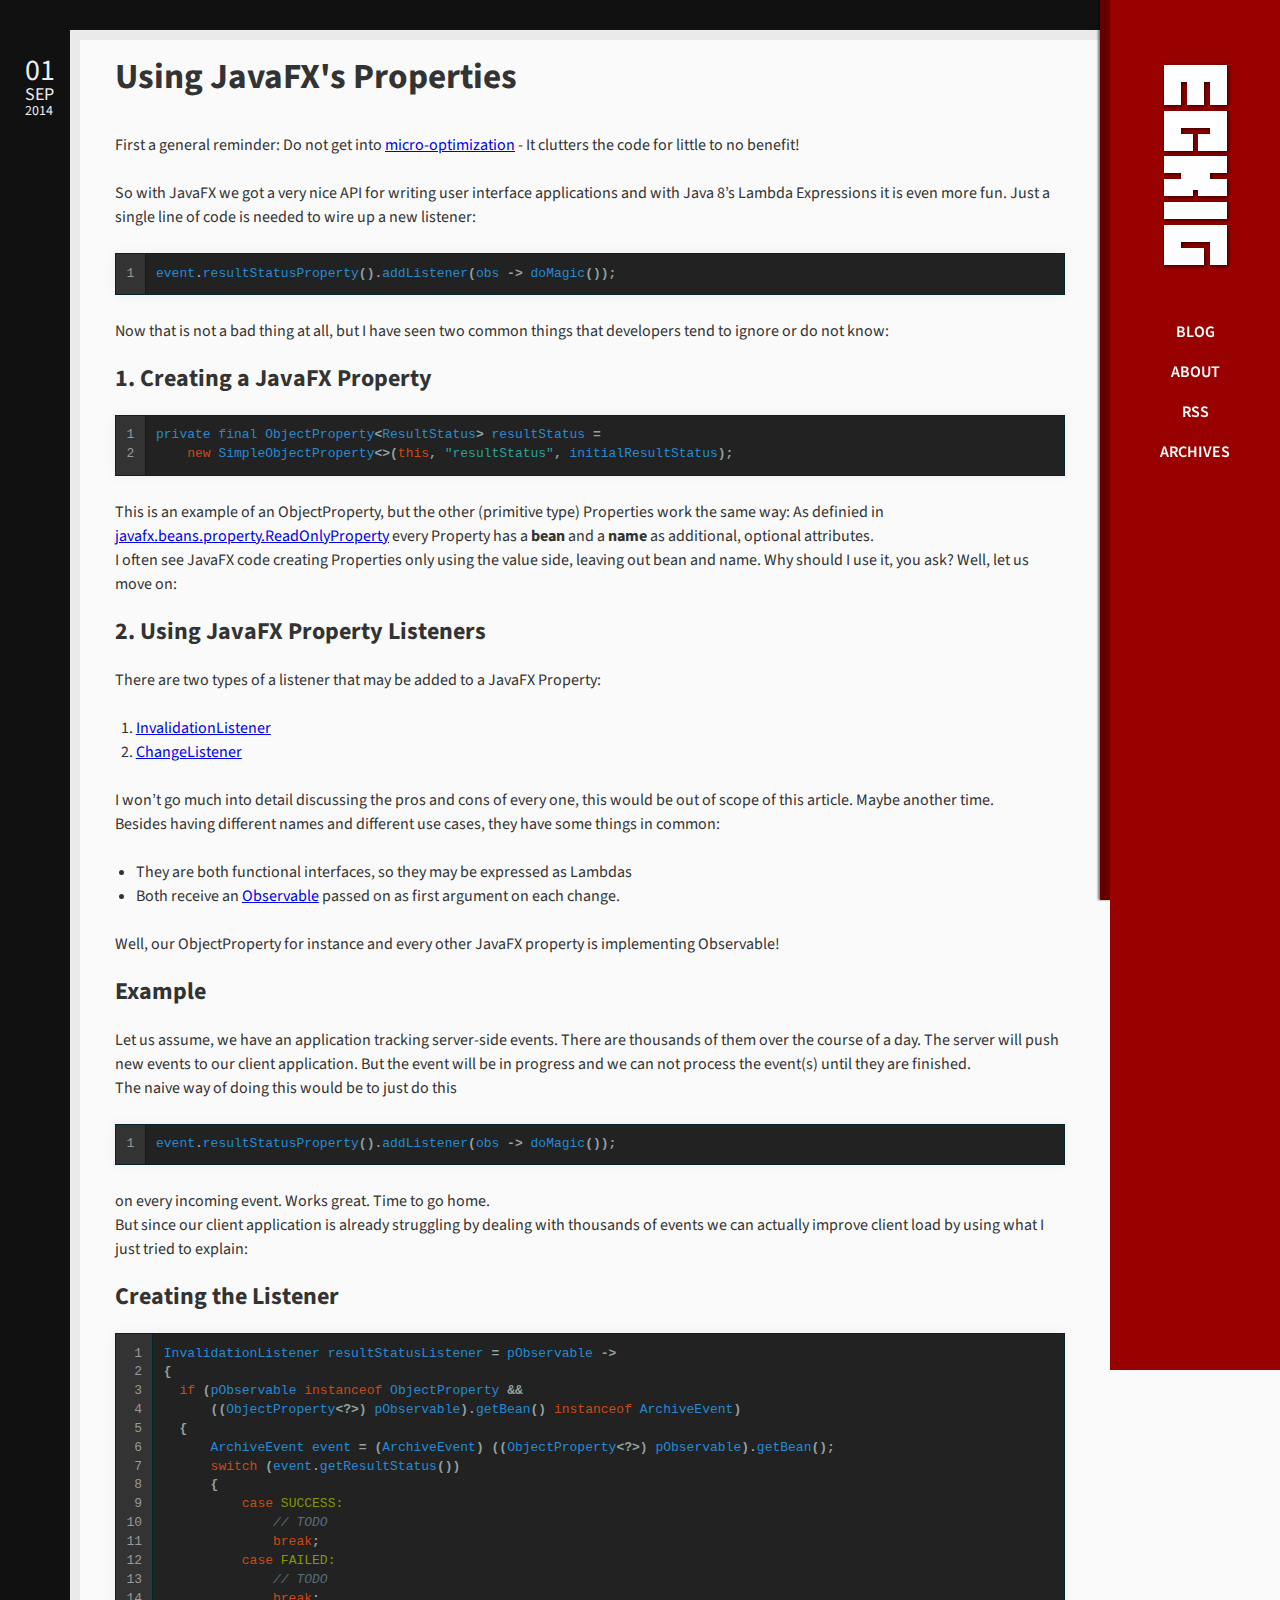
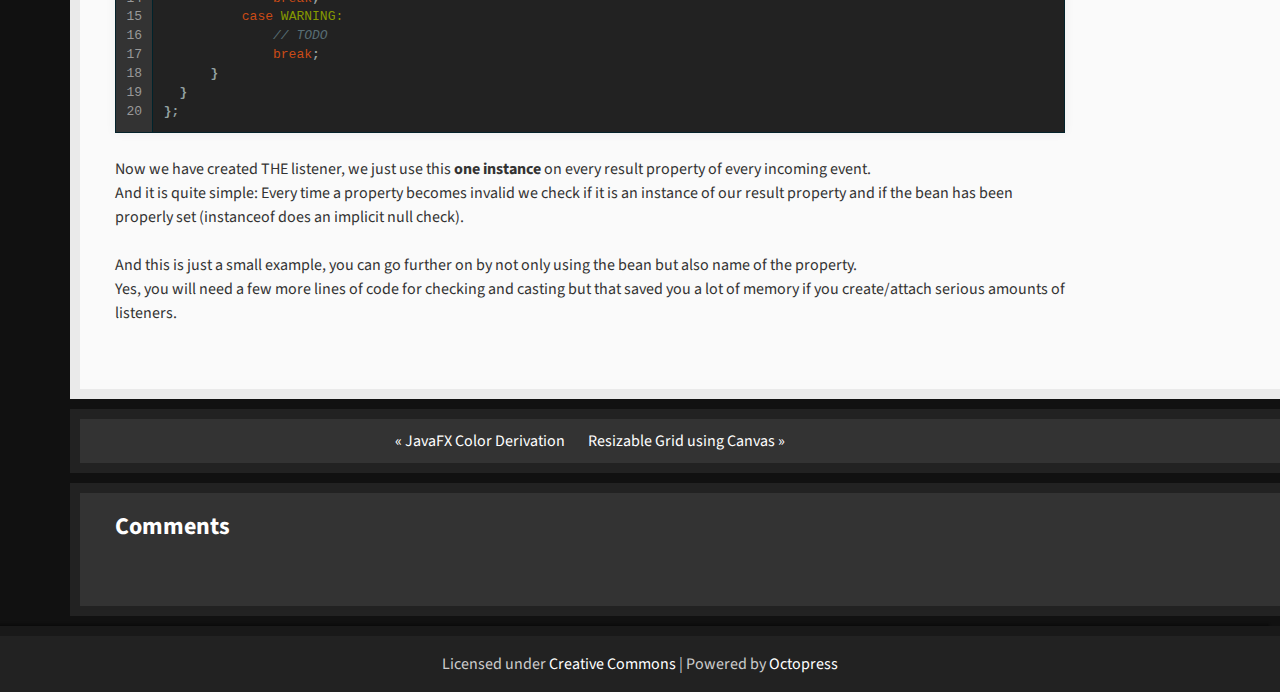
<file: blog/2014/09/01/using-javafxs-properties/index.html>
<!DOCTYPE html>
<!--            _    _        -->
<!--   ___  ___| | _(_) __ _  -->
<!--  / _ \/ __| |/ / |/ _` | -->
<!-- |  __/ (__|   <| | (_| | -->
<!--  \___|\___|_|\_\_|\__, | -->
<!--                   |___/  -->
<!--[if IEMobile 7 ]><html class="no-js iem7"><![endif]-->
<!--[if lt IE 9]><html class="no-js lte-ie8"><![endif]-->
<!--[if (gt IE 8)|(gt IEMobile 7)|!(IEMobile)|!(IE)]><!--><html class="no-js" lang="en"><!--<![endif]-->
<head>
  <meta charset="utf-8">
  <title>Using JavaFX's Properties - eckig</title>
  <meta name="viewport" content="width=device-width, initial-scale=1">

  
  <link rel="canonical" href="http://eckig.github.io/blog/2014/09/01/using-javafxs-properties">
  <link href="/favicon.png" rel="icon">
  <link href="//fonts.googleapis.com/css?family=Source+Sans+Pro:400,600" rel="stylesheet" type="text/css">
  <link href="/stylesheets/screen.css" media="screen, projection" rel="stylesheet" type="text/css">
  <link href="/atom.xml" rel="alternate" title="eckig" type="application/atom+xml">
  <script src="/javascripts/modernizr-2.0.js"></script>
  <script src="//ajax.googleapis.com/ajax/libs/jquery/1.9.1/jquery.min.js"></script>
  <script>!window.jQuery && document.write(unescape('%3Cscript src="./javascripts/libs/jquery.min.js"%3E%3C/script%3E'))</script>
  <script src="/javascripts/octopress.js" type="text/javascript"></script>
</head>

<body    class="collapse-sidebar sidebar-footer" >
  <header id="site-header" role="banner"><h1 class="title"><a href="/">eckig</a></h1>
<nav class="clearfix">
	<ul class="main-navigation">
  <li><a href="/">Blog</a></li>
  <li><a href="/about">About</a></li>
  <li><a href="/atom.xml" rel="subscribe-rss" title="subscribe via RSS">RSS</a></li>
  <li><a href="/blog/archives">Archives</a></li>
</ul>


</nav>
<div class="header-bottom"></div>
</header>
  <div id="content-wrapper">
	<article class="post format-standard" role="article"><div class="inner">
  <header>
	
	  <h1 class="entry-title">Using JavaFX's Properties</h1>
	
</header>

<div class="entry-content"><p>First a general reminder: Do not get into <a href="http://blog.codinghorror.com/the-sad-tragedy-of-micro-optimization-theater/">micro-optimization</a> - It clutters the code for little to no benefit!</p>

<p>So with JavaFX we got a very nice API for writing user interface applications and with Java 8&rsquo;s Lambda Expressions it is even more fun. Just a single line of code is needed to wire up a new listener:</p>

<div class='bogus-wrapper'><notextile><figure class='code'><figcaption><span></span></figcaption><div class="highlight"><table><tr><td class="gutter"><pre class="line-numbers"><span class='line-number'>1</span>
</pre></td><td class='code'><pre><code class='java'><span class='line'><span class="n">event</span><span class="o">.</span><span class="na">resultStatusProperty</span><span class="o">().</span><span class="na">addListener</span><span class="o">(</span><span class="n">obs</span> <span class="o">-&gt;</span> <span class="n">doMagic</span><span class="o">());</span>
</span></code></pre></td></tr></table></div></figure></notextile></div>


<p></p>

<!-- more -->


<p>Now that is not a bad thing at all, but I have seen two common things that developers tend to ignore or do not know:</p>

<h2>1. Creating a JavaFX Property</h2>

<div class='bogus-wrapper'><notextile><figure class='code'><figcaption><span></span></figcaption><div class="highlight"><table><tr><td class="gutter"><pre class="line-numbers"><span class='line-number'>1</span>
<span class='line-number'>2</span>
</pre></td><td class='code'><pre><code class='java'><span class='line'><span class="kd">private</span> <span class="kd">final</span> <span class="n">ObjectProperty</span><span class="o">&lt;</span><span class="n">ResultStatus</span><span class="o">&gt;</span> <span class="n">resultStatus</span> <span class="o">=</span>
</span><span class='line'>    <span class="k">new</span> <span class="n">SimpleObjectProperty</span><span class="o">&lt;&gt;(</span><span class="k">this</span><span class="o">,</span> <span class="s">&quot;resultStatus&quot;</span><span class="o">,</span> <span class="n">initialResultStatus</span><span class="o">);</span>
</span></code></pre></td></tr></table></div></figure></notextile></div>


<p>
This is an example of an ObjectProperty, but the other (primitive type) Properties work the same way: As definied in <a href="http://docs.oracle.com/javase/8/javafx/api/javafx/beans/property/ReadOnlyProperty.html">javafx.beans.property.ReadOnlyProperty</a> every Property has a <strong>bean</strong> and a <strong>name</strong> as additional, optional attributes.<br/>
I often see JavaFX code creating Properties only using the value side, leaving out bean and name. Why should I use it, you ask? Well, let us move on:</p>

<h2>2. Using JavaFX Property Listeners</h2>

<p>There are two types of a listener that may be added to a JavaFX Property:</p>

<ol>
<li><a href="http://docs.oracle.com/javase/8/javafx/api/javafx/beans/InvalidationListener.html">InvalidationListener</a></li>
<li><a href="http://docs.oracle.com/javase/8/javafx/api/javafx/beans/value/ChangeListener.html">ChangeListener</a></li>
</ol>


<p>I won&rsquo;t go much into detail discussing the pros and cons of every one, this would be out of scope of this article. Maybe another time.<br/>
Besides having different names and different use cases, they have some things in common:</p>

<ul>
<li>They are both functional interfaces, so they may be expressed as Lambdas</li>
<li>Both receive an <a href="http://docs.oracle.com/javase/8/javafx/api/javafx/beans/Observable.html">Observable</a> passed on as first argument on each change.</li>
</ul>


<p>Well, our ObjectProperty for instance and every other JavaFX property is implementing Observable!</p>

<h2>Example</h2>

<p>Let us assume, we have an application tracking server-side events. There are thousands of them over the course of a day. The server will push new events to our client application. But the event will be in progress and we can not process the event(s) until they are finished.<br/>
The naive way of doing this would be to just do this</p>

<div class='bogus-wrapper'><notextile><figure class='code'><figcaption><span></span></figcaption><div class="highlight"><table><tr><td class="gutter"><pre class="line-numbers"><span class='line-number'>1</span>
</pre></td><td class='code'><pre><code class='java'><span class='line'><span class="n">event</span><span class="o">.</span><span class="na">resultStatusProperty</span><span class="o">().</span><span class="na">addListener</span><span class="o">(</span><span class="n">obs</span> <span class="o">-&gt;</span> <span class="n">doMagic</span><span class="o">());</span>
</span></code></pre></td></tr></table></div></figure></notextile></div>


<p>
on every incoming event. Works great. Time to go home.<br/>
But since our client application is already struggling by dealing with thousands of events we can actually improve client load by using what I just tried to explain:</p>

<h2>Creating the Listener</h2>

<div class='bogus-wrapper'><notextile><figure class='code'><figcaption><span></span></figcaption><div class="highlight"><table><tr><td class="gutter"><pre class="line-numbers"><span class='line-number'>1</span>
<span class='line-number'>2</span>
<span class='line-number'>3</span>
<span class='line-number'>4</span>
<span class='line-number'>5</span>
<span class='line-number'>6</span>
<span class='line-number'>7</span>
<span class='line-number'>8</span>
<span class='line-number'>9</span>
<span class='line-number'>10</span>
<span class='line-number'>11</span>
<span class='line-number'>12</span>
<span class='line-number'>13</span>
<span class='line-number'>14</span>
<span class='line-number'>15</span>
<span class='line-number'>16</span>
<span class='line-number'>17</span>
<span class='line-number'>18</span>
<span class='line-number'>19</span>
<span class='line-number'>20</span>
</pre></td><td class='code'><pre><code class='java'><span class='line'><span class="n">InvalidationListener</span> <span class="n">resultStatusListener</span> <span class="o">=</span> <span class="n">pObservable</span> <span class="o">-&gt;</span>
</span><span class='line'><span class="o">{</span>
</span><span class='line'>  <span class="k">if</span> <span class="o">(</span><span class="n">pObservable</span> <span class="k">instanceof</span> <span class="n">ObjectProperty</span> <span class="o">&amp;&amp;</span>
</span><span class='line'>      <span class="o">((</span><span class="n">ObjectProperty</span><span class="o">&lt;?&gt;)</span> <span class="n">pObservable</span><span class="o">).</span><span class="na">getBean</span><span class="o">()</span> <span class="k">instanceof</span> <span class="n">ArchiveEvent</span><span class="o">)</span>
</span><span class='line'>  <span class="o">{</span>
</span><span class='line'>      <span class="n">ArchiveEvent</span> <span class="n">event</span> <span class="o">=</span> <span class="o">(</span><span class="n">ArchiveEvent</span><span class="o">)</span> <span class="o">((</span><span class="n">ObjectProperty</span><span class="o">&lt;?&gt;)</span> <span class="n">pObservable</span><span class="o">).</span><span class="na">getBean</span><span class="o">();</span>
</span><span class='line'>      <span class="k">switch</span> <span class="o">(</span><span class="n">event</span><span class="o">.</span><span class="na">getResultStatus</span><span class="o">())</span>
</span><span class='line'>      <span class="o">{</span>
</span><span class='line'>          <span class="k">case</span> <span class="nl">SUCCESS:</span>
</span><span class='line'>              <span class="c1">// TODO</span>
</span><span class='line'>              <span class="k">break</span><span class="o">;</span>
</span><span class='line'>          <span class="k">case</span> <span class="nl">FAILED:</span>
</span><span class='line'>              <span class="c1">// TODO</span>
</span><span class='line'>              <span class="k">break</span><span class="o">;</span>
</span><span class='line'>          <span class="k">case</span> <span class="nl">WARNING:</span>
</span><span class='line'>              <span class="c1">// TODO</span>
</span><span class='line'>              <span class="k">break</span><span class="o">;</span>
</span><span class='line'>      <span class="o">}</span>
</span><span class='line'>  <span class="o">}</span>
</span><span class='line'><span class="o">};</span>
</span></code></pre></td></tr></table></div></figure></notextile></div>


<p>Now we have created THE listener, we just use this <strong>one instance</strong> on every result property of every incoming event.<br/>
And it is quite simple: Every time a property becomes invalid we check if it is an instance of our result property and if the bean has been properly set (instanceof does an implicit null check).</p>

<p>And this is just a small example, you can go further on by not only using the bean but also name of the property.<br/>
Yes, you will need a few more lines of code for checking and casting but that saved you a lot of memory if you create/attach serious amounts of listeners.</p>
</div>


  
	<time class='entry-date' datetime='2014-09-01T19:48:48+02:00'>
	  <span class='date'>
		<span class='date-day'>01</span>
		<span class='date-month'>Sep</span>
		<span class='date-year'>2014</span>
	  </span>
	</time>



</div></article>

<div class="pagination"><div class="inner">
	  
        <a class="basic-alignment left" href="/blog/2014/08/18/javafx-color-derivation/" title="Previous Post: JavaFX Color Derivation">&laquo; JavaFX Color Derivation</a>
      
      
        <a class="basic-alignment right" href="/blog/2014/11/06/resizable-grid-using-canvas/" title="Next Post: Resizable Grid using Canvas">Resizable Grid using Canvas &raquo;</a>
      
</div></div>


  <section id="comments">
	<div class="inner">
		<h1>Comments</h1>
		<div id="disqus_thread" aria-live="polite"><noscript>Please enable JavaScript to view the <a href="http://disqus.com/?ref_noscript">comments powered by Disqus.</a></noscript>
</div>
	</div>
  </section>



  </div>
  <footer id="footer" role="contentinfo"><div class="inner">
	<p>Licensed under <a rel="license" href="http://creativecommons.org/licenses/by-sa/4.0/">Creative Commons</a> | <span class="credit">Powered by <a href="http://octopress.org">Octopress</a></span></p>
</div></footer>
  

<script type="text/javascript">
      var disqus_shortname = 'eckig';
      
        
        // var disqus_developer = 1;
        var disqus_identifier = 'http://eckig.github.io/blog/2014/09/01/using-javafxs-properties/';
        var disqus_url = 'http://eckig.github.io/blog/2014/09/01/using-javafxs-properties/';
        var disqus_script = 'embed.js';
      
    (function () {
      var dsq = document.createElement('script'); dsq.type = 'text/javascript'; dsq.async = true;
      dsq.src = '//' + disqus_shortname + '.disqus.com/' + disqus_script;
      (document.getElementsByTagName('head')[0] || document.getElementsByTagName('body')[0]).appendChild(dsq);
    }());
</script>



</body>
</html>
</file>
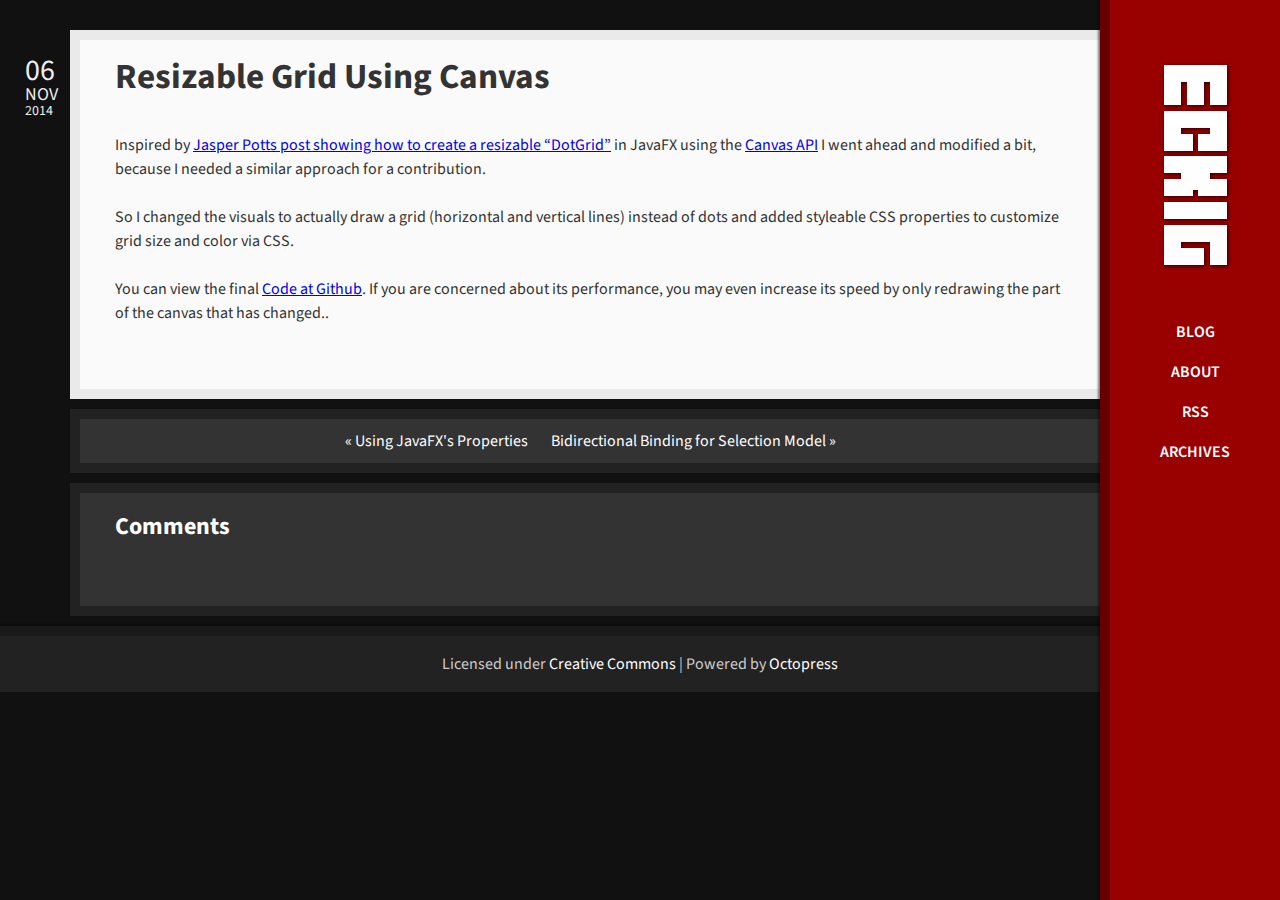
<file: blog/2014/11/06/resizable-grid-using-canvas/index.html>
<!DOCTYPE html>
<!--            _    _        -->
<!--   ___  ___| | _(_) __ _  -->
<!--  / _ \/ __| |/ / |/ _` | -->
<!-- |  __/ (__|   <| | (_| | -->
<!--  \___|\___|_|\_\_|\__, | -->
<!--                   |___/  -->
<!--[if IEMobile 7 ]><html class="no-js iem7"><![endif]-->
<!--[if lt IE 9]><html class="no-js lte-ie8"><![endif]-->
<!--[if (gt IE 8)|(gt IEMobile 7)|!(IEMobile)|!(IE)]><!--><html class="no-js" lang="en"><!--<![endif]-->
<head>
  <meta charset="utf-8">
  <title>Resizable Grid Using Canvas - eckig</title>
  <meta name="viewport" content="width=device-width, initial-scale=1">

  
  <link rel="canonical" href="http://eckig.github.io/blog/2014/11/06/resizable-grid-using-canvas">
  <link href="/favicon.png" rel="icon">
  <link href="//fonts.googleapis.com/css?family=Source+Sans+Pro:400,600" rel="stylesheet" type="text/css">
  <link href="/stylesheets/screen.css" media="screen, projection" rel="stylesheet" type="text/css">
  <link href="/atom.xml" rel="alternate" title="eckig" type="application/atom+xml">
  <script src="/javascripts/modernizr-2.0.js"></script>
  <script src="//ajax.googleapis.com/ajax/libs/jquery/1.9.1/jquery.min.js"></script>
  <script>!window.jQuery && document.write(unescape('%3Cscript src="./javascripts/libs/jquery.min.js"%3E%3C/script%3E'))</script>
  <script src="/javascripts/octopress.js" type="text/javascript"></script>
</head>

<body    class="collapse-sidebar sidebar-footer" >
  <header id="site-header" role="banner"><h1 class="title"><a href="/">eckig</a></h1>
<nav class="clearfix">
	<ul class="main-navigation">
  <li><a href="/">Blog</a></li>
  <li><a href="/about">About</a></li>
  <li><a href="/atom.xml" rel="subscribe-rss" title="subscribe via RSS">RSS</a></li>
  <li><a href="/blog/archives">Archives</a></li>
</ul>


</nav>
<div class="header-bottom"></div>
</header>
  <div id="content-wrapper">
	<article class="post format-standard" role="article"><div class="inner">
  <header>
	
	  <h1 class="entry-title">Resizable Grid Using Canvas</h1>
	
</header>

<div class="entry-content"><p>Inspired by <a href="http://fxexperience.com/2014/05/resizable-grid-using-canvas/">Jasper Potts post showing how to create a resizable &ldquo;DotGrid&rdquo;</a> in JavaFX using the <a href="http://docs.oracle.com/javase/8/javafx/api/javafx/scene/canvas/Canvas.html">Canvas API</a> I went ahead and modified a bit, because I needed a similar approach for a contribution.</p>

<p>So I changed the visuals to actually draw a grid (horizontal and vertical lines) instead of dots and added styleable CSS properties to customize grid size and color via CSS.</p>

<p>You can view the final <a href="https://gist.github.com/eckig/176b7c2a10048bb71f43">Code at Github</a>.
If you are concerned about its performance, you may even increase its speed by only redrawing the part of the canvas that has changed..</p>
</div>


  
	<time class='entry-date' datetime='2014-11-06T18:38:10+01:00'>
	  <span class='date'>
		<span class='date-day'>06</span>
		<span class='date-month'>Nov</span>
		<span class='date-year'>2014</span>
	  </span>
	</time>



</div></article>

<div class="pagination"><div class="inner">
	  
        <a class="basic-alignment left" href="/blog/2014/09/01/using-javafxs-properties/" title="Previous Post: Using JavaFX's Properties">&laquo; Using JavaFX's Properties</a>
      
      
        <a class="basic-alignment right" href="/blog/2014/12/05/bidirectional-binding-for-selection-model/" title="Next Post: Bidirectional Binding for Selection Model">Bidirectional Binding for Selection Model &raquo;</a>
      
</div></div>


  <section id="comments">
	<div class="inner">
		<h1>Comments</h1>
		<div id="disqus_thread" aria-live="polite"><noscript>Please enable JavaScript to view the <a href="http://disqus.com/?ref_noscript">comments powered by Disqus.</a></noscript>
</div>
	</div>
  </section>



  </div>
  <footer id="footer" role="contentinfo"><div class="inner">
	<p>Licensed under <a rel="license" href="http://creativecommons.org/licenses/by-sa/4.0/">Creative Commons</a> | <span class="credit">Powered by <a href="http://octopress.org">Octopress</a></span></p>
</div></footer>
  

<script type="text/javascript">
      var disqus_shortname = 'eckig';
      
        
        // var disqus_developer = 1;
        var disqus_identifier = 'http://eckig.github.io/blog/2014/11/06/resizable-grid-using-canvas/';
        var disqus_url = 'http://eckig.github.io/blog/2014/11/06/resizable-grid-using-canvas/';
        var disqus_script = 'embed.js';
      
    (function () {
      var dsq = document.createElement('script'); dsq.type = 'text/javascript'; dsq.async = true;
      dsq.src = '//' + disqus_shortname + '.disqus.com/' + disqus_script;
      (document.getElementsByTagName('head')[0] || document.getElementsByTagName('body')[0]).appendChild(dsq);
    }());
</script>



</body>
</html>
</file>
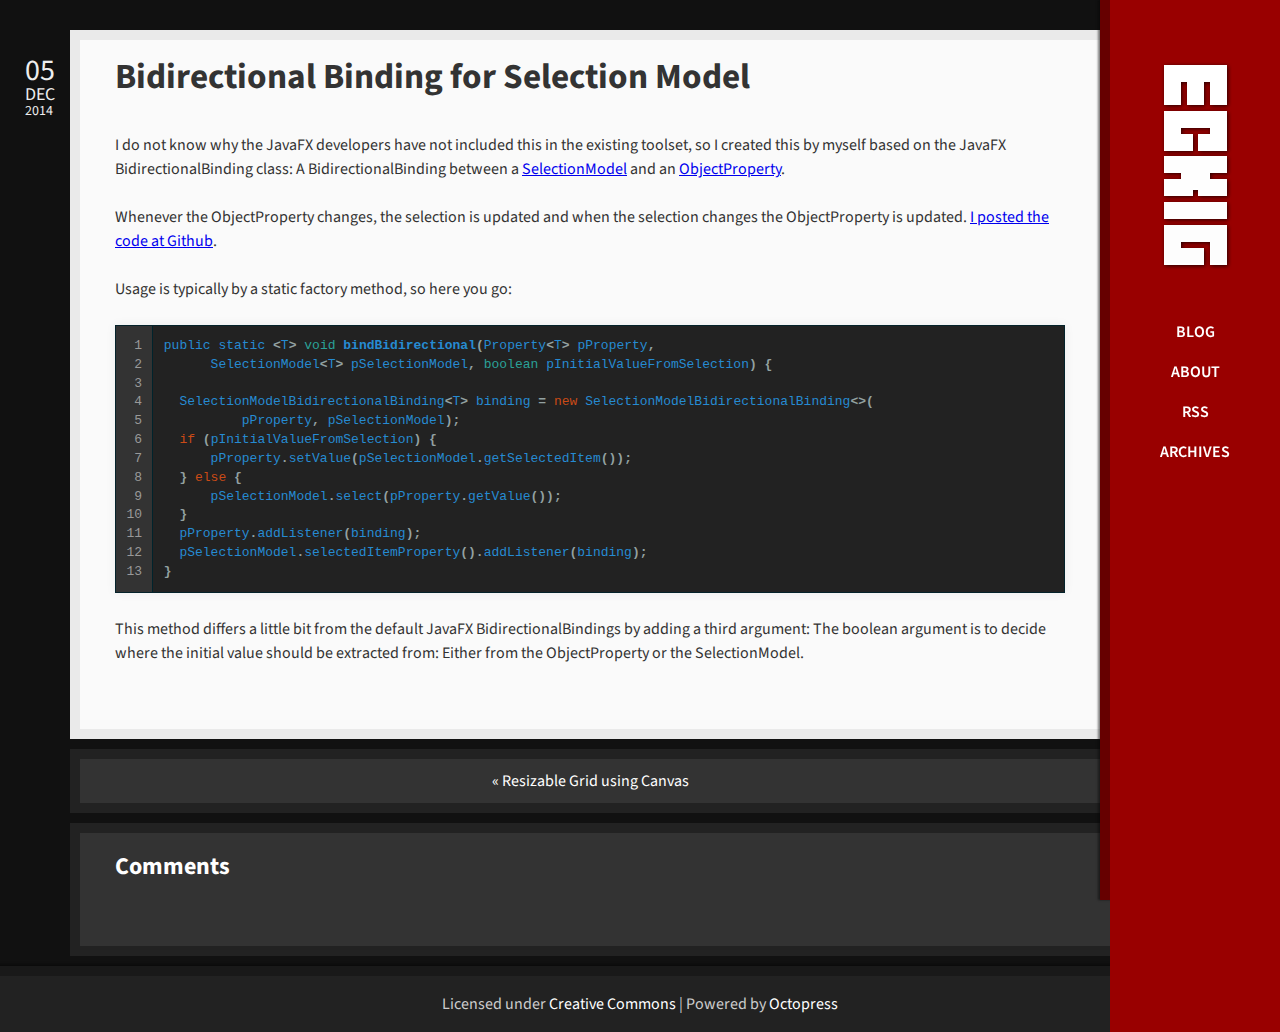
<file: blog/2014/12/05/bidirectional-binding-for-selection-model/index.html>
<!DOCTYPE html>
<!--            _    _        -->
<!--   ___  ___| | _(_) __ _  -->
<!--  / _ \/ __| |/ / |/ _` | -->
<!-- |  __/ (__|   <| | (_| | -->
<!--  \___|\___|_|\_\_|\__, | -->
<!--                   |___/  -->
<!--[if IEMobile 7 ]><html class="no-js iem7"><![endif]-->
<!--[if lt IE 9]><html class="no-js lte-ie8"><![endif]-->
<!--[if (gt IE 8)|(gt IEMobile 7)|!(IEMobile)|!(IE)]><!--><html class="no-js" lang="en"><!--<![endif]-->
<head>
  <meta charset="utf-8">
  <title>Bidirectional Binding for Selection Model - eckig</title>
  <meta name="viewport" content="width=device-width, initial-scale=1">

  
  <link rel="canonical" href="http://eckig.github.io/blog/2014/12/05/bidirectional-binding-for-selection-model">
  <link href="/favicon.png" rel="icon">
  <link href="//fonts.googleapis.com/css?family=Source+Sans+Pro:400,600" rel="stylesheet" type="text/css">
  <link href="/stylesheets/screen.css" media="screen, projection" rel="stylesheet" type="text/css">
  <link href="/atom.xml" rel="alternate" title="eckig" type="application/atom+xml">
  <script src="/javascripts/modernizr-2.0.js"></script>
  <script src="//ajax.googleapis.com/ajax/libs/jquery/1.9.1/jquery.min.js"></script>
  <script>!window.jQuery && document.write(unescape('%3Cscript src="./javascripts/libs/jquery.min.js"%3E%3C/script%3E'))</script>
  <script src="/javascripts/octopress.js" type="text/javascript"></script>
</head>

<body    class="collapse-sidebar sidebar-footer" >
  <header id="site-header" role="banner"><h1 class="title"><a href="/">eckig</a></h1>
<nav class="clearfix">
	<ul class="main-navigation">
  <li><a href="/">Blog</a></li>
  <li><a href="/about">About</a></li>
  <li><a href="/atom.xml" rel="subscribe-rss" title="subscribe via RSS">RSS</a></li>
  <li><a href="/blog/archives">Archives</a></li>
</ul>


</nav>
<div class="header-bottom"></div>
</header>
  <div id="content-wrapper">
	<article class="post format-standard" role="article"><div class="inner">
  <header>
	
	  <h1 class="entry-title">Bidirectional Binding for Selection Model</h1>
	
</header>

<div class="entry-content"><p>I do not know why the JavaFX developers have not included this in the existing toolset, so I created this by myself based on the JavaFX BidirectionalBinding class: A BidirectionalBinding between a <a href="https://docs.oracle.com/javase/8/javafx/api/javafx/scene/control/SelectionModel.html">SelectionModel</a> and an <a href="https://docs.oracle.com/javase/8/javafx/api/javafx/beans/property/ObjectProperty.html">ObjectProperty</a>.</p>

<p>Whenever the ObjectProperty changes, the selection is updated and when the selection changes the ObjectProperty is updated. <a href="https://gist.github.com/eckig/03c6c2d6920c69b79ad4">I posted the code at Github</a>.</p>

<p>Usage is typically by a static factory method, so here you go:</p>

<div class='bogus-wrapper'><notextile><figure class='code'><figcaption><span></span></figcaption><div class="highlight"><table><tr><td class="gutter"><pre class="line-numbers"><span class='line-number'>1</span>
<span class='line-number'>2</span>
<span class='line-number'>3</span>
<span class='line-number'>4</span>
<span class='line-number'>5</span>
<span class='line-number'>6</span>
<span class='line-number'>7</span>
<span class='line-number'>8</span>
<span class='line-number'>9</span>
<span class='line-number'>10</span>
<span class='line-number'>11</span>
<span class='line-number'>12</span>
<span class='line-number'>13</span>
</pre></td><td class='code'><pre><code class='java'><span class='line'><span class="kd">public</span> <span class="kd">static</span> <span class="o">&lt;</span><span class="n">T</span><span class="o">&gt;</span> <span class="kt">void</span> <span class="nf">bindBidirectional</span><span class="o">(</span><span class="n">Property</span><span class="o">&lt;</span><span class="n">T</span><span class="o">&gt;</span> <span class="n">pProperty</span><span class="o">,</span>
</span><span class='line'>      <span class="n">SelectionModel</span><span class="o">&lt;</span><span class="n">T</span><span class="o">&gt;</span> <span class="n">pSelectionModel</span><span class="o">,</span> <span class="kt">boolean</span> <span class="n">pInitialValueFromSelection</span><span class="o">)</span> <span class="o">{</span>
</span><span class='line'>
</span><span class='line'>  <span class="n">SelectionModelBidirectionalBinding</span><span class="o">&lt;</span><span class="n">T</span><span class="o">&gt;</span> <span class="n">binding</span> <span class="o">=</span> <span class="k">new</span> <span class="n">SelectionModelBidirectionalBinding</span><span class="o">&lt;&gt;(</span>
</span><span class='line'>          <span class="n">pProperty</span><span class="o">,</span> <span class="n">pSelectionModel</span><span class="o">);</span>
</span><span class='line'>  <span class="k">if</span> <span class="o">(</span><span class="n">pInitialValueFromSelection</span><span class="o">)</span> <span class="o">{</span>
</span><span class='line'>      <span class="n">pProperty</span><span class="o">.</span><span class="na">setValue</span><span class="o">(</span><span class="n">pSelectionModel</span><span class="o">.</span><span class="na">getSelectedItem</span><span class="o">());</span>
</span><span class='line'>  <span class="o">}</span> <span class="k">else</span> <span class="o">{</span>
</span><span class='line'>      <span class="n">pSelectionModel</span><span class="o">.</span><span class="na">select</span><span class="o">(</span><span class="n">pProperty</span><span class="o">.</span><span class="na">getValue</span><span class="o">());</span>
</span><span class='line'>  <span class="o">}</span>
</span><span class='line'>  <span class="n">pProperty</span><span class="o">.</span><span class="na">addListener</span><span class="o">(</span><span class="n">binding</span><span class="o">);</span>
</span><span class='line'>  <span class="n">pSelectionModel</span><span class="o">.</span><span class="na">selectedItemProperty</span><span class="o">().</span><span class="na">addListener</span><span class="o">(</span><span class="n">binding</span><span class="o">);</span>
</span><span class='line'><span class="o">}</span>
</span></code></pre></td></tr></table></div></figure></notextile></div>


<p></p>

<p>This method differs a little bit from the default JavaFX BidirectionalBindings by adding a third argument: The boolean argument is to decide where the initial value should be extracted from: Either from the ObjectProperty or the SelectionModel.</p>
</div>


  
	<time class='entry-date' datetime='2014-12-05T08:03:23+01:00'>
	  <span class='date'>
		<span class='date-day'>05</span>
		<span class='date-month'>Dec</span>
		<span class='date-year'>2014</span>
	  </span>
	</time>



</div></article>

<div class="pagination"><div class="inner">
	  
        <a class="basic-alignment left" href="/blog/2014/11/06/resizable-grid-using-canvas/" title="Previous Post: Resizable Grid using Canvas">&laquo; Resizable Grid using Canvas</a>
      
      
</div></div>


  <section id="comments">
	<div class="inner">
		<h1>Comments</h1>
		<div id="disqus_thread" aria-live="polite"><noscript>Please enable JavaScript to view the <a href="http://disqus.com/?ref_noscript">comments powered by Disqus.</a></noscript>
</div>
	</div>
  </section>



  </div>
  <footer id="footer" role="contentinfo"><div class="inner">
	<p>Licensed under <a rel="license" href="http://creativecommons.org/licenses/by-sa/4.0/">Creative Commons</a> | <span class="credit">Powered by <a href="http://octopress.org">Octopress</a></span></p>
</div></footer>
  

<script type="text/javascript">
      var disqus_shortname = 'eckig';
      
        
        // var disqus_developer = 1;
        var disqus_identifier = 'http://eckig.github.io/blog/2014/12/05/bidirectional-binding-for-selection-model/';
        var disqus_url = 'http://eckig.github.io/blog/2014/12/05/bidirectional-binding-for-selection-model/';
        var disqus_script = 'embed.js';
      
    (function () {
      var dsq = document.createElement('script'); dsq.type = 'text/javascript'; dsq.async = true;
      dsq.src = '//' + disqus_shortname + '.disqus.com/' + disqus_script;
      (document.getElementsByTagName('head')[0] || document.getElementsByTagName('body')[0]).appendChild(dsq);
    }());
</script>



</body>
</html>
</file>
<file: stylesheets/screen.css>
html,body,div,span,applet,object,iframe,h1,h2,h3,h4,h5,h6,p,blockquote,pre,a,abbr,acronym,address,big,cite,code,del,dfn,em,img,ins,kbd,q,s,samp,small,strike,strong,sub,sup,tt,var,b,u,i,center,dl,dt,dd,ol,ul,li,fieldset,form,label,legend,table,caption,tbody,tfoot,thead,tr,th,td,article,aside,canvas,details,embed,figure,figcaption,footer,header,hgroup,menu,nav,output,ruby,section,summary,time,mark,audio,video{margin:0;padding:0;border:0;font:inherit;font-size:100%;vertical-align:baseline}html{line-height:1}ol,ul{list-style:none}table{border-collapse:collapse;border-spacing:0}caption,th,td{text-align:left;font-weight:normal;vertical-align:middle}q,blockquote{quotes:none}q:before,q:after,blockquote:before,blockquote:after{content:"";content:none}a img{border:none}article,aside,details,figcaption,figure,footer,header,hgroup,menu,nav,section,summary{display:block}.heading,h1,h2,h3,h4,h5,h6,#site-header ul a,.entry-date{font-family:"Source Sans Pro","PT Serif","Georgia","Helvetica Neue",Arial,sans-serif}.sans,body,html .gist .gist-file .gist-meta{font-family:"Source Sans Pro","PT Sans","Helvetica Neue",Arial,sans-serif}.serif{font-family:"Source Sans Pro","PT Sans","Helvetica Neue",Arial,sans-serif}.mono,pre,code,tt,p code,li code{font-family:Menlo,Monaco,"Andale Mono","lucida console","Courier New",monospace}body{line-height:1.5em;color:#333}h1{font-size:2.2em;line-height:1.2em}h1,h2,h3,h4,h5,h6{text-rendering:optimizelegibility;margin-bottom:1em;font-weight:bold}h2,section h1{font-size:1.5em}h3,section h2,section section h1{font-size:1.3em}h4,section h3,section section h2,section section section h1{font-size:1em}h5,section h4,section section h3{font-size:.9em}h6,section h5,section section h4,section section section h3{font-size:.8em}p,article blockquote,ul,ol{margin-bottom:1.5em}ul{list-style-type:disc}ul ul{list-style-type:circle;margin-bottom:0px}ul ul ul{list-style-type:square;margin-bottom:0px}ol{list-style-type:decimal}ol ol{list-style-type:lower-alpha;margin-bottom:0px}ol ol ol{list-style-type:lower-roman;margin-bottom:0px}ul,ul ul,ul ol,ol,ol ul,ol ol{margin-left:1.3em}ul ul,ul ol,ol ul,ol ol{margin-bottom:0em}strong{font-weight:bold}em{font-style:italic}sup,sub{font-size:0.75em;position:relative;display:inline-block;padding:0 .2em;line-height:.8em}sup{top:-.5em}sub{bottom:-.5em}a[rev='footnote']{font-size:.75em;padding:0 .3em;line-height:1}q{font-style:italic}q:before{content:"\201C"}q:after{content:"\201D"}em,dfn{font-style:italic}strong,dfn{font-weight:bold}del,s{text-decoration:line-through}abbr,acronym{border-bottom:1px dotted;cursor:help}hr{margin-bottom:0.2em}small{font-size:.8em}big{font-size:1.2em}article blockquote{font-style:italic;position:relative;font-size:1.2em;line-height:1.5em;padding-left:1em;border-left:4px solid rgba(68,68,68,0.5)}article blockquote cite{font-style:italic}article blockquote cite a{color:#444 !important;word-wrap:break-word}article blockquote cite:before{content:'\2014';padding-right:.3em;padding-left:.3em;color:#444}.pullquote-right:before,.pullquote-left:before{padding:0;border:none;content:attr(data-pullquote);float:right;width:45%;margin:.5em 0 1em 1.5em;position:relative;top:7px;font-size:1.4em;line-height:1.45em}.pullquote-left:before{float:left;margin:.5em 1.5em 1em 0}.force-wrap{white-space:-moz-pre-wrap;white-space:-pre-wrap;white-space:-o-pre-wrap;white-space:pre-wrap;word-wrap:break-word}body{margin-top:30px;background:#111}::-moz-selection{background:#222;color:#c22;text-shadow:none}::selection{background:#222;color:#c22;text-shadow:none}a{color:#00e;-webkit-transition:color 0.3s;-moz-transition:color 0.3s;-o-transition:color 0.3s;transition:color 0.3s}a:visited{color:#551a8b}a:hover{color:#000}a:focus{outline:none}a:hover,a:active{outline:0}#content-wrapper{padding-left:70px;margin-left:auto;margin-right:0;max-width:1300px}h1.title a:hover,h1.title a:focus{background-color:transparent}header ul,header li{margin:0}#site-header ul{list-style:none;background:#990000}#site-header ul a{font-weight:600;text-decoration:none}#site-header ul a:hover,#site-header ul a:active{background:#660000}.header-bottom{top:364px;height:100%;background:#990000}h1.title,h1.title a{text-indent:-5000em;display:block}article{position:relative}article.post{padding-top:1em}article.post,article.page,section#comments,.pagination{margin:10px 0;border-style:solid;border-width:10px 0 10px 10px}.format-standard,.type-page{background:#fafafa;border-color:#eaeaea;color:#333}section#comments,.pagination{background:#333;border-color:#222}#comments{padding-top:20px}#comments h1{color:#fff}.entry-date{width:40px;position:absolute;top:1rem;left:-55px;color:#eee}.entry-date .date{display:block;line-height:10px}.date .date-day{font-size:30px;line-height:30px}.date .date-month{font-size:18px;line-height:18px;margin-top:-5px;text-transform:uppercase}.date .date-year{font-size:14px;line-height:14px;margin-top:-2px}.pagination .inner,#footer .inner{color:#ccc;text-align:center}.pagination a{margin:0 10px}.pagination .inner{padding-top:10px !important;padding-bottom:10px !important}.pagination a,#footer a,#footer a:visited{text-decoration:none;color:#fff}#footer .inner{padding:1em 0}#footer p{margin:0}.inner{margin:0 auto;padding:0 215px 40px 35px}#blog-archives .post{padding:0}#blog-archives .inner{padding-top:1em}#blog-archives h1{font-size:1.5em;margin:0}#blog-archives>.post>.inner>article{margin-top:1em}article h1 a,article h1 a:visited{text-decoration:none;color:#333}article h1 a:hover,article h1 a:focus{color:#fff;background:#333}h2.archive-year{margin:0;padding:10px 0}h1#blog-archives,article[role="page"] h1.entry-title{color:#fff}#footer{background:#222;border-top:10px solid #191919;-webkit-box-shadow:-11px -2px 2px 0px rgba(5,5,5,0.5);box-shadow:-11px -2px 2px 0px rgba(5,5,5,0.5)}@media screen and (max-width: 900px){#content-wrapper{padding-right:10px;padding-left:10px}article,section,div.comment{border:none !important}.header-bottom,.post-date{display:none}#site-header{border-bottom:10px solid #660000;background:#990000;padding:15px 15px 0}h1.title a,h1.title{color:#fff}h1.title{background:url(../images/logo_mobile.png) no-repeat top left;height:55px;width:157px;margin:0;padding:0}.comments:before{left:91px}ul.nav-menu li{float:right;margin-left:1rem}.nav-menu li a{color:#fff;padding:0.2rem 0.4rem}#respond p.data,#respond p.comment-form-comment{float:none;width:90%}#respond .data label{text-align:left}#respond textarea{width:100%}.inner{padding:0.1rem 1.5rem 1.5rem}article.post,article.page,article.attachment,section#write-comment,section#comments{margin-left:0}.comments-link{display:none}.post-thumb{padding-right:0}}@media screen and (min-width: 900px){#site-header{display:block;position:fixed;right:0;width:170px;height:100%;border-left:10px solid #660000;-webkit-box-shadow:-2px 0px 2px 0px rgba(5,5,5,0.5);box-shadow:-2px 0px 2px 0px rgba(5,5,5,0.5);top:0;z-index:900}h1.title a,h1.title{width:100%;height:100%}h1.title{background:url(../images/logo.png) no-repeat top left;height:270px;margin:0;padding:0}#site-header ul{padding-top:40px}#site-header ul li{text-align:center;width:100%;display:block}#site-header ul li a{display:block;text-align:center;width:100%;color:#fff;text-transform:uppercase;padding:0.6rem 0 0.4rem}}.highlight,html .gist .gist-file .gist-syntax .gist-highlight{border:1px solid #05232b !important}.highlight table td.code,html .gist .gist-file .gist-syntax .gist-highlight table td.code{width:100%}.highlight .line-numbers,html .gist .gist-file .gist-syntax .highlight .line_numbers{text-align:right;font-size:13px;line-height:1.45em;background:#333 !important;border-right:1px solid #00232c !important;padding:.8em !important;-webkit-border-radius:0;-moz-border-radius:0;-ms-border-radius:0;-o-border-radius:0;border-radius:0}.highlight .line-numbers span,html .gist .gist-file .gist-syntax .highlight .line_numbers span{color:#999 !important}figure.code,.gist-file,pre{-webkit-box-shadow:rgba(0,0,0,0.06) 0 0 10px;-moz-box-shadow:rgba(0,0,0,0.06) 0 0 10px;box-shadow:rgba(0,0,0,0.06) 0 0 10px}figure.code .highlight pre,.gist-file .highlight pre,pre .highlight pre{-webkit-box-shadow:none;-moz-box-shadow:none;box-shadow:none}html .gist .gist-file{margin-bottom:1.8em;position:relative;border:none}html .gist .gist-file .highlight{margin-bottom:0}html .gist .gist-file .gist-syntax{border-bottom:0 !important;background:none !important}html .gist .gist-file .gist-syntax .gist-highlight{background:#002b36 !important}html .gist .gist-file .gist-syntax .highlight pre{padding:0}html .gist .gist-file .gist-meta{padding:.6em 0.8em;border:1px solid #083e4b !important;color:#586e75;font-size:.7em !important;background:#073642;line-height:1.5em}html .gist .gist-file .gist-meta a{color:#75878b !important;text-decoration:none}html .gist .gist-file .gist-meta a:hover{text-decoration:underline}html .gist .gist-file .gist-meta a:hover{color:#93a1a1 !important}html .gist .gist-file .gist-meta a[href*='#file']{position:absolute;top:0;left:0;right:-10px;color:#474747 !important}html .gist .gist-file .gist-meta a[href*=raw]{top:.4em}pre{background:#002b36;-webkit-border-radius:0.4em;-moz-border-radius:0.4em;-ms-border-radius:0.4em;-o-border-radius:0.4em;border-radius:0.4em;border:1px solid #05232b;line-height:1.45em;font-size:13px;margin-bottom:2.1em;padding:.8em 1em;color:#93a1a1;overflow:auto}h3.filename+pre{-moz-border-radius-topleft:0px;-webkit-border-top-left-radius:0px;border-top-left-radius:0px;-moz-border-radius-topright:0px;-webkit-border-top-right-radius:0px;border-top-right-radius:0px}p code,li code{display:inline-block;white-space:no-wrap;background:#fff;font-size:.8em;line-height:1.5em;color:#555;border:1px solid #ddd;-webkit-border-radius:0.4em;-moz-border-radius:0.4em;-ms-border-radius:0.4em;-o-border-radius:0.4em;border-radius:0.4em;padding:0 .3em;margin:-1px 0}p pre code,li pre code{font-size:1em !important;background:none;border:none}.pre-code,html .gist .gist-file .gist-syntax .highlight pre,.highlight code{font-family:Menlo,Monaco,"Andale Mono","lucida console","Courier New",monospace !important;overflow:scroll;overflow-y:hidden;display:block;padding:.8em;overflow-x:auto;line-height:1.45em;background:#222 !important;color:#93a1a1 !important}.pre-code span,html .gist .gist-file .gist-syntax .highlight pre span,.highlight code span{color:#93a1a1 !important}.pre-code span,html .gist .gist-file .gist-syntax .highlight pre span,.highlight code span{font-style:normal !important;font-weight:normal !important}.pre-code .c,html .gist .gist-file .gist-syntax .highlight pre .c,.highlight code .c{color:#586e75 !important;font-style:italic !important}.pre-code .cm,html .gist .gist-file .gist-syntax .highlight pre .cm,.highlight code .cm{color:#586e75 !important;font-style:italic !important}.pre-code .cp,html .gist .gist-file .gist-syntax .highlight pre .cp,.highlight code .cp{color:#586e75 !important;font-style:italic !important}.pre-code .c1,html .gist .gist-file .gist-syntax .highlight pre .c1,.highlight code .c1{color:#586e75 !important;font-style:italic !important}.pre-code .cs,html .gist .gist-file .gist-syntax .highlight pre .cs,.highlight code .cs{color:#586e75 !important;font-weight:bold !important;font-style:italic !important}.pre-code .err,html .gist .gist-file .gist-syntax .highlight pre .err,.highlight code .err{color:#dc322f !important;background:none !important}.pre-code .k,html .gist .gist-file .gist-syntax .highlight pre .k,.highlight code .k{color:#cb4b16 !important}.pre-code .o,html .gist .gist-file .gist-syntax .highlight pre .o,.highlight code .o{color:#93a1a1 !important;font-weight:bold !important}.pre-code .p,html .gist .gist-file .gist-syntax .highlight pre .p,.highlight code .p{color:#93a1a1 !important}.pre-code .ow,html .gist .gist-file .gist-syntax .highlight pre .ow,.highlight code .ow{color:#2aa198 !important;font-weight:bold !important}.pre-code .gd,html .gist .gist-file .gist-syntax .highlight pre .gd,.highlight code .gd{color:#93a1a1 !important;background-color:#372c34 !important;display:inline-block}.pre-code .gd .x,html .gist .gist-file .gist-syntax .highlight pre .gd .x,.highlight code .gd .x{color:#93a1a1 !important;background-color:#4d2d33 !important;display:inline-block}.pre-code .ge,html .gist .gist-file .gist-syntax .highlight pre .ge,.highlight code .ge{color:#93a1a1 !important;font-style:italic !important}.pre-code .gh,html .gist .gist-file .gist-syntax .highlight pre .gh,.highlight code .gh{color:#586e75 !important}.pre-code .gi,html .gist .gist-file .gist-syntax .highlight pre .gi,.highlight code .gi{color:#93a1a1 !important;background-color:#1a412b !important;display:inline-block}.pre-code .gi .x,html .gist .gist-file .gist-syntax .highlight pre .gi .x,.highlight code .gi .x{color:#93a1a1 !important;background-color:#355720 !important;display:inline-block}.pre-code .gs,html .gist .gist-file .gist-syntax .highlight pre .gs,.highlight code .gs{color:#93a1a1 !important;font-weight:bold !important}.pre-code .gu,html .gist .gist-file .gist-syntax .highlight pre .gu,.highlight code .gu{color:#6c71c4 !important}.pre-code .kc,html .gist .gist-file .gist-syntax .highlight pre .kc,.highlight code .kc{color:#859900 !important;font-weight:bold !important}.pre-code .kd,html .gist .gist-file .gist-syntax .highlight pre .kd,.highlight code .kd{color:#268bd2 !important}.pre-code .kp,html .gist .gist-file .gist-syntax .highlight pre .kp,.highlight code .kp{color:#cb4b16 !important;font-weight:bold !important}.pre-code .kr,html .gist .gist-file .gist-syntax .highlight pre .kr,.highlight code .kr{color:#d33682 !important;font-weight:bold !important}.pre-code .kt,html .gist .gist-file .gist-syntax .highlight pre .kt,.highlight code .kt{color:#2aa198 !important}.pre-code .n,html .gist .gist-file .gist-syntax .highlight pre .n,.highlight code .n{color:#268bd2 !important}.pre-code .na,html .gist .gist-file .gist-syntax .highlight pre .na,.highlight code .na{color:#268bd2 !important}.pre-code .nb,html .gist .gist-file .gist-syntax .highlight pre .nb,.highlight code .nb{color:#859900 !important}.pre-code .nc,html .gist .gist-file .gist-syntax .highlight pre .nc,.highlight code .nc{color:#d33682 !important}.pre-code .no,html .gist .gist-file .gist-syntax .highlight pre .no,.highlight code .no{color:#b58900 !important}.pre-code .nl,html .gist .gist-file .gist-syntax .highlight pre .nl,.highlight code .nl{color:#859900 !important}.pre-code .ne,html .gist .gist-file .gist-syntax .highlight pre .ne,.highlight code .ne{color:#268bd2 !important;font-weight:bold !important}.pre-code .nf,html .gist .gist-file .gist-syntax .highlight pre .nf,.highlight code .nf{color:#268bd2 !important;font-weight:bold !important}.pre-code .nn,html .gist .gist-file .gist-syntax .highlight pre .nn,.highlight code .nn{color:#b58900 !important}.pre-code .nt,html .gist .gist-file .gist-syntax .highlight pre .nt,.highlight code .nt{color:#268bd2 !important;font-weight:bold !important}.pre-code .nx,html .gist .gist-file .gist-syntax .highlight pre .nx,.highlight code .nx{color:#b58900 !important}.pre-code .vg,html .gist .gist-file .gist-syntax .highlight pre .vg,.highlight code .vg{color:#268bd2 !important}.pre-code .vi,html .gist .gist-file .gist-syntax .highlight pre .vi,.highlight code .vi{color:#268bd2 !important}.pre-code .nv,html .gist .gist-file .gist-syntax .highlight pre .nv,.highlight code .nv{color:#268bd2 !important}.pre-code .mf,html .gist .gist-file .gist-syntax .highlight pre .mf,.highlight code .mf{color:#2aa198 !important}.pre-code .m,html .gist .gist-file .gist-syntax .highlight pre .m,.highlight code .m{color:#2aa198 !important}.pre-code .mh,html .gist .gist-file .gist-syntax .highlight pre .mh,.highlight code .mh{color:#2aa198 !important}.pre-code .mi,html .gist .gist-file .gist-syntax .highlight pre .mi,.highlight code .mi{color:#2aa198 !important}.pre-code .s,html .gist .gist-file .gist-syntax .highlight pre .s,.highlight code .s{color:#2aa198 !important}.pre-code .sd,html .gist .gist-file .gist-syntax .highlight pre .sd,.highlight code .sd{color:#2aa198 !important}.pre-code .s2,html .gist .gist-file .gist-syntax .highlight pre .s2,.highlight code .s2{color:#2aa198 !important}.pre-code .se,html .gist .gist-file .gist-syntax .highlight pre .se,.highlight code .se{color:#dc322f !important}.pre-code .si,html .gist .gist-file .gist-syntax .highlight pre .si,.highlight code .si{color:#268bd2 !important}.pre-code .sr,html .gist .gist-file .gist-syntax .highlight pre .sr,.highlight code .sr{color:#2aa198 !important}.pre-code .s1,html .gist .gist-file .gist-syntax .highlight pre .s1,.highlight code .s1{color:#2aa198 !important}.pre-code div .gd,html .gist .gist-file .gist-syntax .highlight pre div .gd,.highlight code div .gd,.pre-code div .gd .x,html .gist .gist-file .gist-syntax .highlight pre div .gd .x,.highlight code div .gd .x,.pre-code div .gi,html .gist .gist-file .gist-syntax .highlight pre div .gi,.highlight code div .gi,.pre-code div .gi .x,html .gist .gist-file .gist-syntax .highlight pre div .gi .x,.highlight code div .gi .x{display:inline-block;width:100%}.highlight,.gist-highlight{margin-bottom:1.8em;background:#002b36;overflow-y:hidden;overflow-x:auto}.highlight pre,.gist-highlight pre{background:none;-webkit-border-radius:0px;-moz-border-radius:0px;-ms-border-radius:0px;-o-border-radius:0px;border-radius:0px;border:none;padding:0;margin-bottom:0}pre::-webkit-scrollbar,.highlight::-webkit-scrollbar,.gist-highlight::-webkit-scrollbar{height:.5em;background:rgba(255,255,255,0.15)}pre::-webkit-scrollbar-thumb:horizontal,.highlight::-webkit-scrollbar-thumb:horizontal,.gist-highlight::-webkit-scrollbar-thumb:horizontal{background:rgba(255,255,255,0.2);-webkit-border-radius:4px;border-radius:4px}.highlight code{background:#000}figure.code{background:none;padding:0;border:0;margin-bottom:1.5em}figure.code pre{margin-bottom:0}figure.code figcaption{position:relative}figure.code .highlight{margin-bottom:0}.code-title,html .gist .gist-file .gist-meta a[href*='#file'],h3.filename,figure.code figcaption{text-align:center;font-size:13px;line-height:2em;color:#ccc;font-weight:normal;margin-bottom:0;font-family:"Helvetica Neue", Arial, "Lucida Grande", "Lucida Sans Unicode", Lucida, sans-serif;background:#333;border:none}.download-source,html .gist .gist-file .gist-meta a[href*=raw],figure.code figcaption a{position:absolute;right:.8em;text-decoration:none;color:#666 !important;z-index:1;font-size:13px;text-shadow:#cbcccc 0 1px 0;padding-left:3em}.download-source:hover,html .gist .gist-file .gist-meta a[href*=raw]:hover,figure.code figcaption a:hover{text-decoration:underline}
</file>
